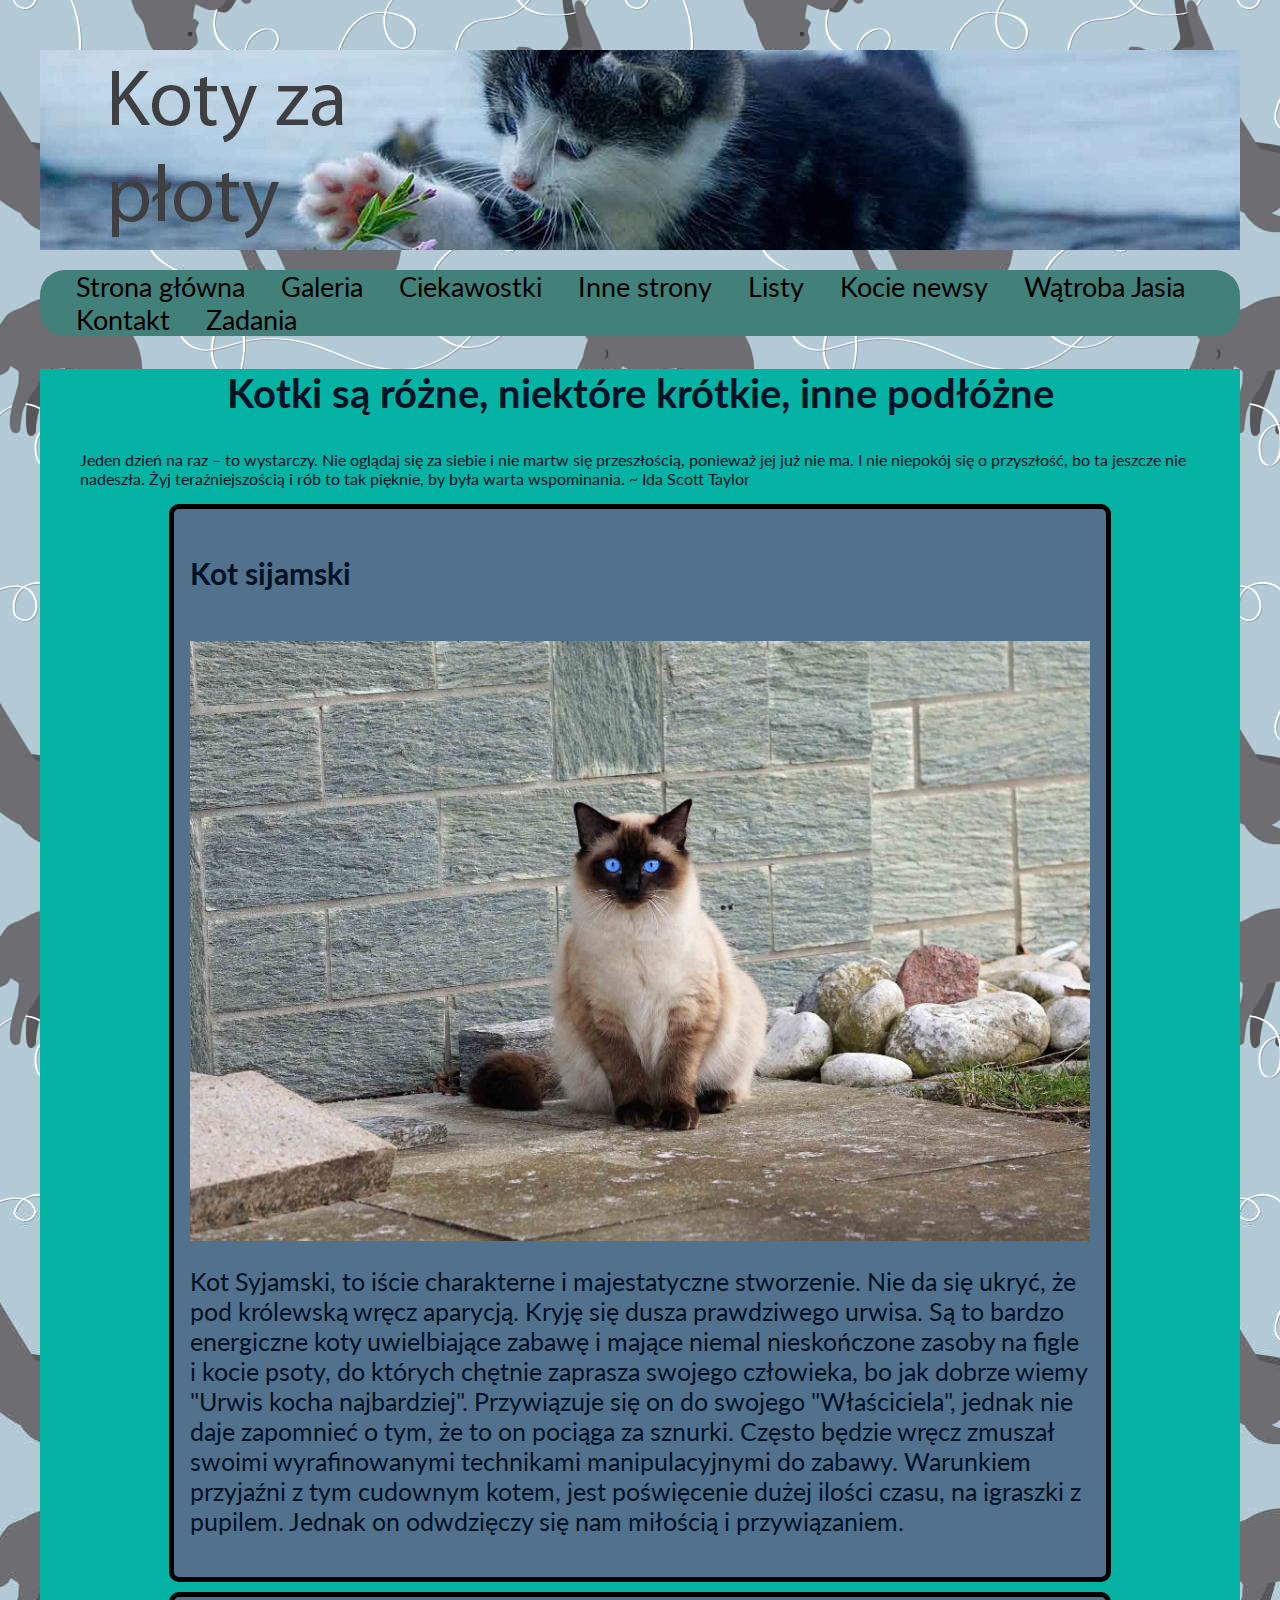
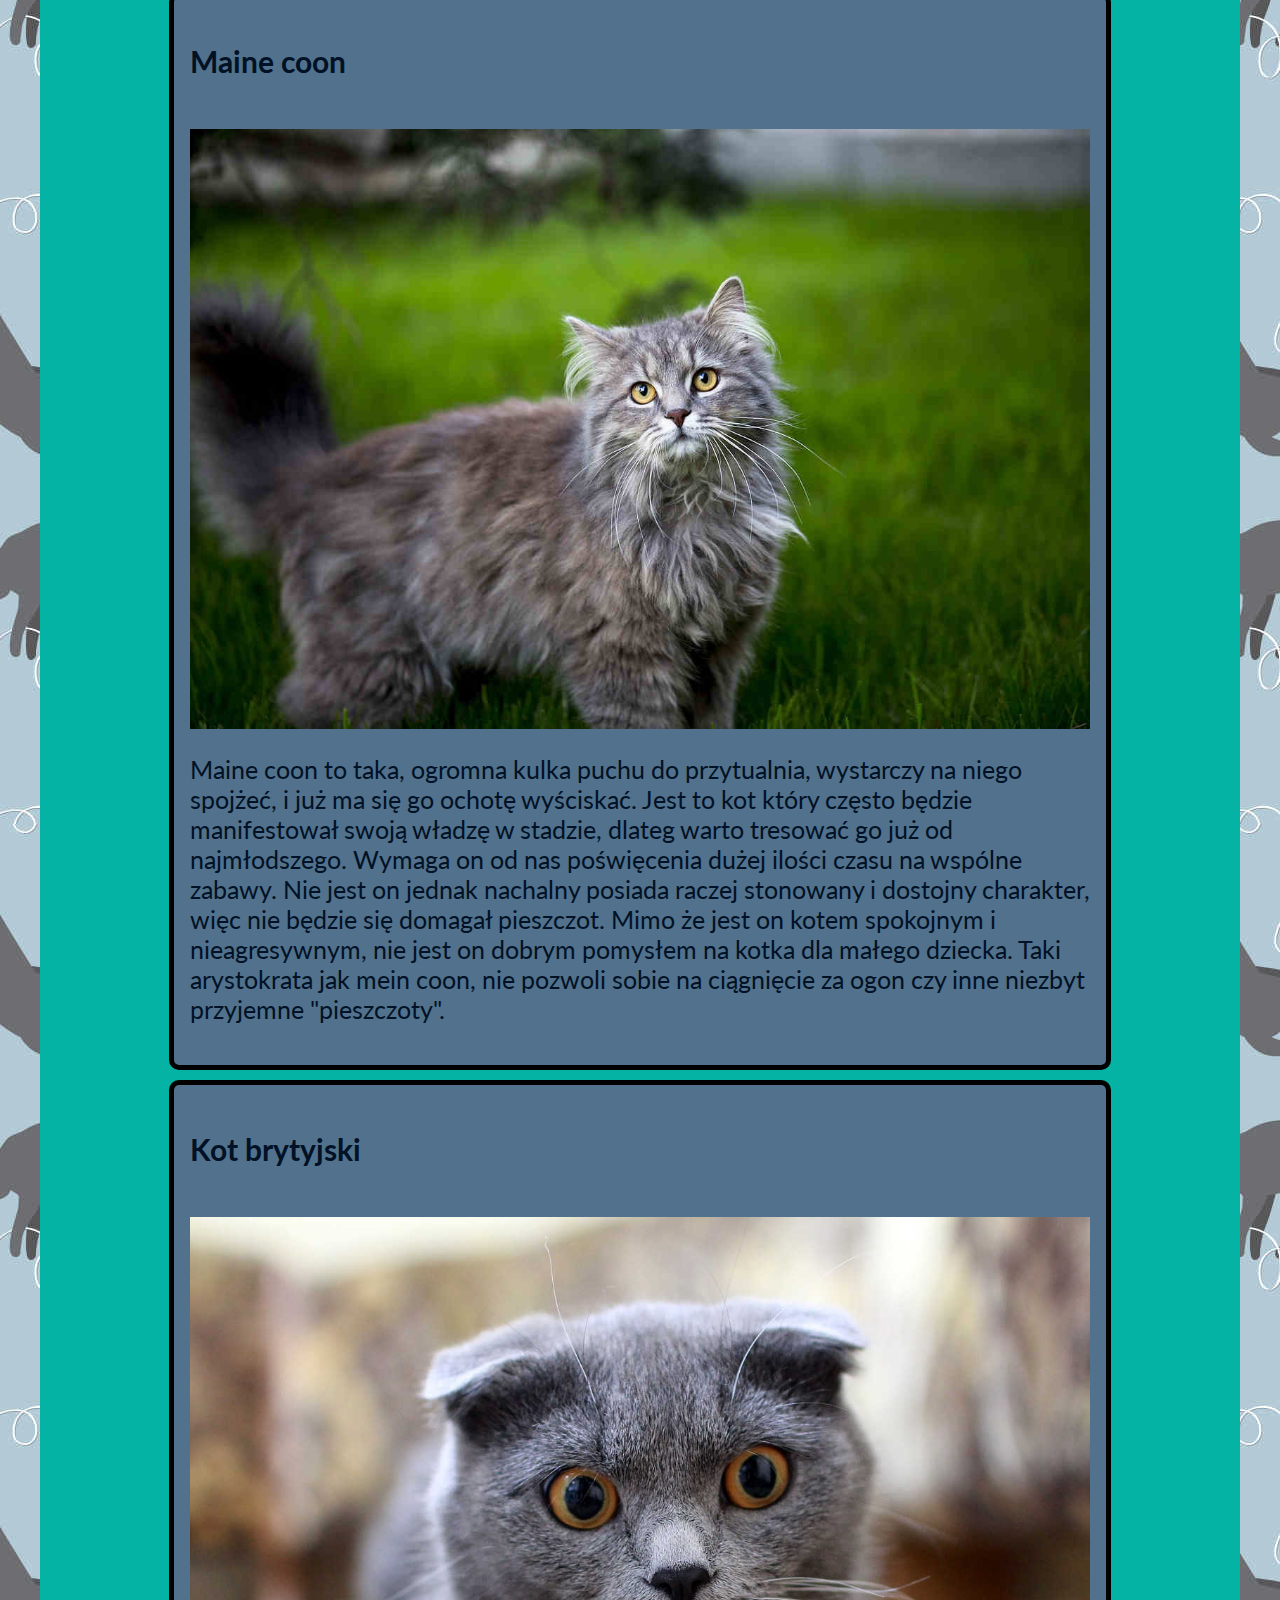
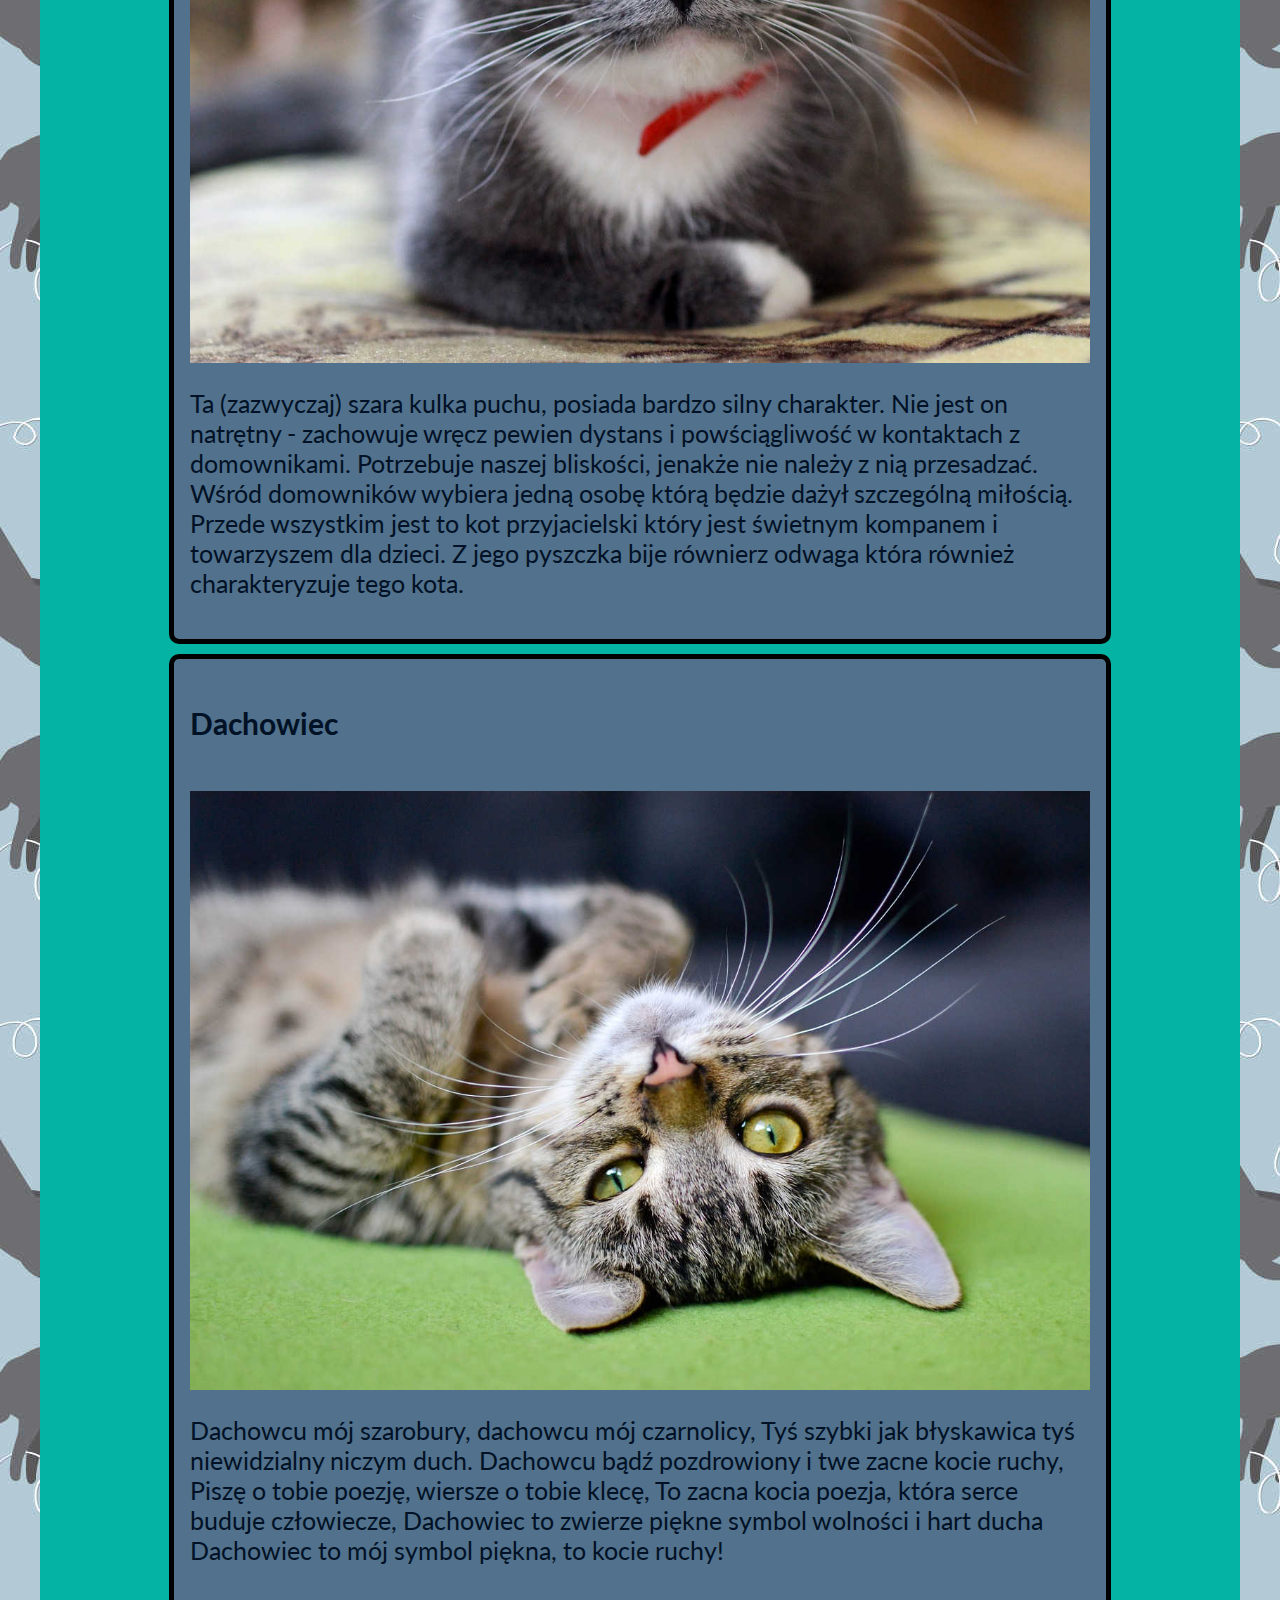
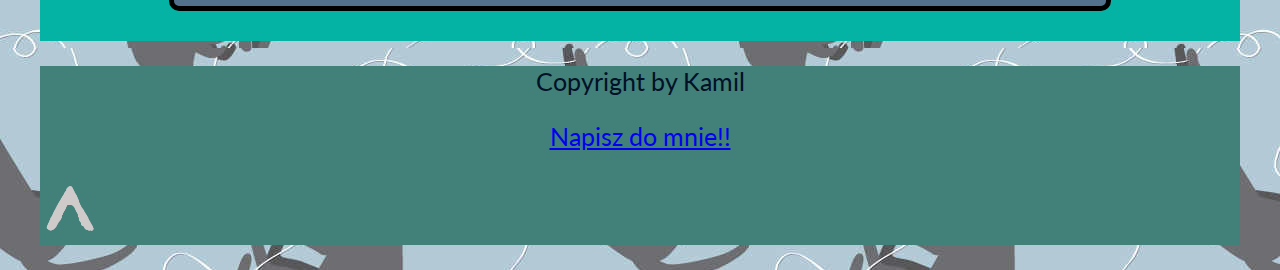
<file: index.html>
<!-- HTML - Język znaczników -->
<!-- CSS - Stylowani strony -->
<!-- JS - Język programowania (interaktwność) -->

<!--ZNACZNIKI SEMANTYCZNE-->
<!-- Znaczniki semantyczne to opisane divy, które ułatwiają nawigacje na stronie -->
<!-- <article> - artykół -->
<!-- <section> - sekcja, morze zawierac kilka artykułów -->
<!-- <nav> - nawigacja na stronie -->
<!-- <aside> - nie związane z treścią strony -->
<!-- <footer> - stopka -->

<!DOCTYPE html>
<html lang="pl">
  <head>
    <title>Koty - rasy nie z minesoty</title>

    <meta charset="UTF-8" />
    <meta name="keywords" content="kot, rasy, kotów" />
    <meta
      name="description"
      content="Poznaj rasy kotów oraz ich tajemnice. Koty nie są takie same. każdy z nich ma swoje tajemnice.  Dlatego musisz
      dowiedzieć się która kulka puchu jest twoją ulubioną."
    />
    <meta name="author" content="Kamil Wojtek" />
    <meta name="robots" content="noindex" />

    <link rel="stylesheet" href="style.css" />
  </head>
  <body>
    <header id="top">
      <!-- Kod wstawiany przez JS (inject,js) -->
    </header>
    <!-- Nagłówek strony - <header><header/> -->
    <main>
      <h2>Kotki są różne, niektóre krótkie, inne podłóżne</h2>
      <blockquote cite="https://verdum.pl/cytaty-o-zyciu/">
        Jeden dzień na raz – to wystarczy. Nie oglądaj się za siebie i nie martw
        się przeszłością, ponieważ jej już nie ma. I nie niepokój się o
        przyszłość, bo ta jeszcze nie nadeszła. Żyj teraźniejszością i rób to
        tak pięknie, by była warta wspominania. ~ Ida Scott Taylor
      </blockquote>
      <article>
        <h3>Kot sijamski</h3>

        <!-- Nagówek : <h1></h1>, ..., <h6></h6>  -->

        <img
          id="sijam"
          src="img/syjamski.jpg"
          alt="kot syjamski"
          class="kotImg"
        />
        <p>
          Kot Syjamski, to iście charakterne i majestatyczne stworzenie. Nie da
          się ukryć, że pod królewską wręcz aparycją. Kryję się dusza
          prawdziwego urwisa. Są to bardzo energiczne koty uwielbiające zabawę i
          mające niemal nieskończone zasoby na figle i kocie psoty, do których
          chętnie zaprasza swojego człowieka, bo jak dobrze wiemy "Urwis kocha
          najbardziej". Przywiązuje się on do swojego "Właściciela", jednak nie
          daje zapomnieć o tym, że to on pociąga za sznurki. Często będzie wręcz
          zmuszał swoimi wyrafinowanymi technikami manipulacyjnymi do zabawy.
          Warunkiem przyjaźni z tym cudownym kotem, jest poświęcenie dużej
          ilości czasu, na igraszki z pupilem. Jednak on odwdzięczy się nam
          miłością i przywiązaniem.
        </p>

        <!-- !!! Paragraf : <p>...</p> - jest elementrm blokowym. Elementy blokowe (bez css) układają
              się jeden pod drugim !!! -->
      </article>
      <!-- Article - artykół, wyciągnięty ze strony nadal ma logiczną zawartość -->
      <article>
        <h3>Maine coon</h3>

        <img id="coon" src="img/coon.jpg" alt="maine coon" class="kotImg" />

        <p>
          Maine coon to taka, ogromna kulka puchu do przytualnia, wystarczy na
          niego spojżeć, i już ma się go ochotę wyściskać. Jest to kot który
          często będzie manifestował swoją władzę w stadzie, dlateg warto
          tresować go już od najmłodszego. Wymaga on od nas poświęcenia dużej
          ilości czasu na wspólne zabawy. Nie jest on jednak nachalny posiada
          raczej stonowany i dostojny charakter, więc nie będzie się domagał
          pieszczot. Mimo że jest on kotem spokojnym i nieagresywnym, nie jest
          on dobrym pomysłem na kotka dla małego dziecka. Taki arystokrata jak
          mein coon, nie pozwoli sobie na ciągnięcie za ogon czy inne niezbyt
          przyjemne "pieszczoty".
        </p>
      </article>
      <article>
        <h3>Kot brytyjski</h3>

        <img
          id="coon"
          src="img/brytyjski.jpg"
          alt="maine coon"
          class="kotImg"
        />

        <p>
          Ta (zazwyczaj) szara kulka puchu, posiada bardzo silny charakter. Nie
          jest on natrętny - zachowuje wręcz pewien dystans i powściągliwość w
          kontaktach z domownikami. Potrzebuje naszej bliskości, jenakże nie
          należy z nią przesadzać. Wśród domowników wybiera jedną osobę którą
          będzie dażył szczególną miłością. Przede wszystkim jest to kot
          przyjacielski który jest świetnym kompanem i towarzyszem dla dzieci. Z
          jego pyszczka bije równierz odwaga która również charakteryzuje tego
          kota.
        </p>
      </article>
      <article>
        <h3>Dachowiec</h3>

        <img
          id="dachowiec"
          src="img/dachowiec.jpg"
          alt="Dachowiec"
          class="kotImg"
        />

        <p>
          Dachowcu mój szarobury, dachowcu mój czarnolicy, Tyś szybki jak
          błyskawica tyś niewidzialny niczym duch. Dachowcu bądź pozdrowiony i
          twe zacne kocie ruchy, Piszę o tobie poezję, wiersze o tobie klecę, To
          zacna kocia poezja, która serce buduje człowiecze, Dachowiec to
          zwierze piękne symbol wolności i hart ducha Dachowiec to mój symbol
          piękna, to kocie ruchy!
        </p>
      </article>
    </main>

    <footer></footer>

    <script src="inject.js"></script>
  </body>
</html>
</file>
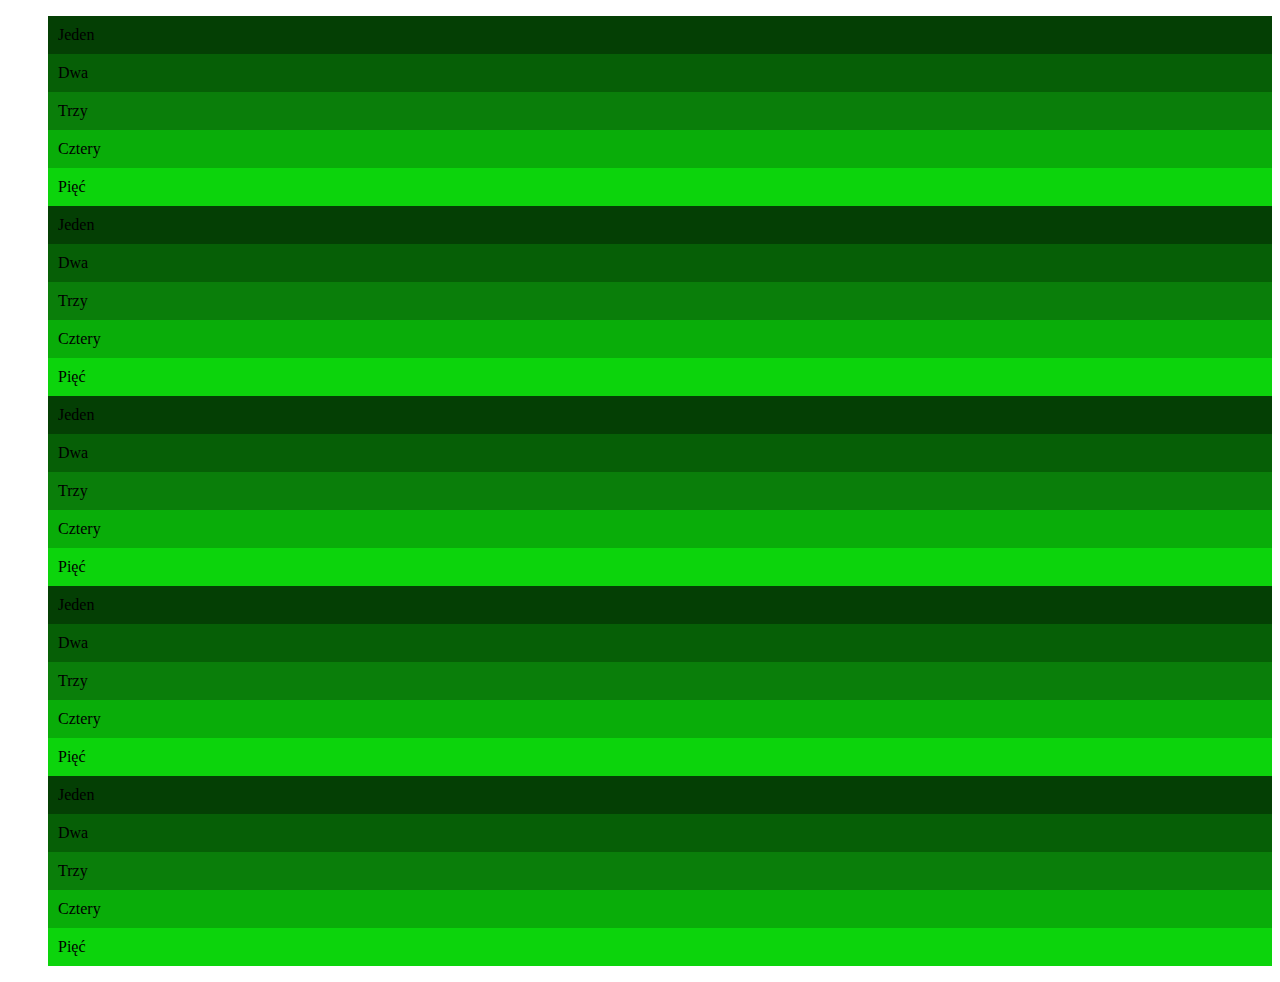
<file: zadania/childs/index.html>
<!DOCTYPE html>
<html lang="en">
  <head>
    <meta charset="UTF-8" />
    <meta http-equiv="X-UA-Compatible" content="IE=edge" />
    <meta name="viewport" content="width=device-width, initial-scale=1.0" />
    <title>Document</title>
    <link rel="stylesheet" href="style.css" />
  </head>
  <body>
    <ul>
      <li>Jeden</li>
      <li>Dwa</li>
      <li>Trzy</li>
      <li>Cztery</li>
      <li>Pięć</li>
      <li>Jeden</li>
      <li>Dwa</li>
      <li>Trzy</li>
      <li>Cztery</li>
      <li>Pięć</li>
      <li>Jeden</li>
      <li>Dwa</li>
      <li>Trzy</li>
      <li>Cztery</li>
      <li>Pięć</li>
      <li>Jeden</li>
      <li>Dwa</li>
      <li>Trzy</li>
      <li>Cztery</li>
      <li>Pięć</li>
      <li>Jeden</li>
      <li>Dwa</li>
      <li>Trzy</li>
      <li>Cztery</li>
      <li>Pięć</li>
    </ul>
  </body>
</html>
</file>
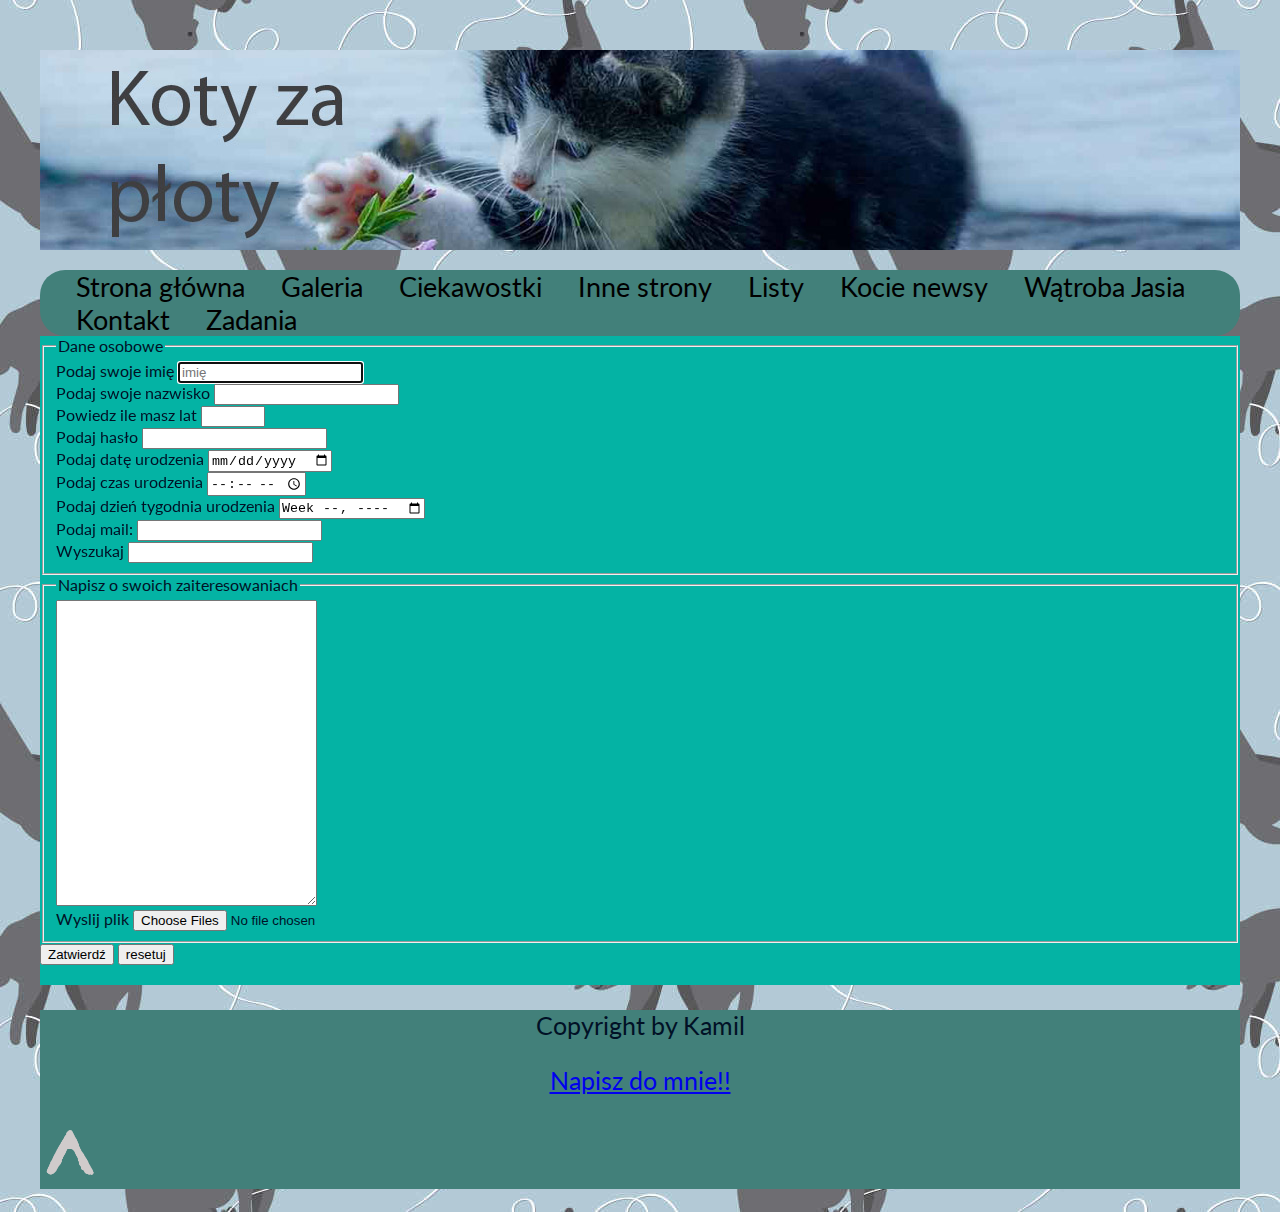
<file: formularz.html>
<!DOCTYPE html>
<html lang="PL">
<head>
    <title>Koty - rasy nie z minesoty</title>

    <meta charset="UTF-8" />
    <meta name="keywords" content="kot, rasy, kotów" />
    <meta
      name="description"
      content=""
    />
    <meta name="author" content="Kamil Wojtek" />
    <meta name="robots" content="noindex" />

    <link rel="stylesheet" href="style.css" />
</head>
<body>
    <header id="top">
        <!-- Kod wstawiany przez JS (inject.js) -->
    </header>
    <!-- Nagłówek strony - <header><header/> -->
    <main>
        <form action="formTarget.html" method="POST">
            <fieldset>
                <legend>Dane osobowe</legend>
                <label>Podaj swoje imię <input type="text" autofocus="autofocus" placeholder="imię" autocomplete="additional-name"></label> <br>
                <label>Podaj swoje nazwisko <input type="text"></label> <br>
                <label>Powiedz ile masz lat <input  type="number" min="18" max="123" step="10"></label> <br>
                <label>Podaj hasło <input type="password"></label> <br>
                <label>Podaj datę urodzenia <input type="date"></label> <br>
                <label>Podaj czas urodzenia <input type="time"></label> <br>
                <label>Podaj dzień tygodnia urodzenia <input type="week"></label> <br>
                <label>Podaj mail: <input type="email" required></label> <br>
                <label>Wyszukaj <input type="search"></label>
            </fieldset>
            <fieldset>
                <legend>Napisz o swoich zaiteresowaniach</legend>
                <textarea rows="20"cols="30"></textarea> <br>
                <label>Wyslij plik <input type="file" multiple></label>
            </fieldset>
                <input type="submit" value="Zatwierdź"> <input type="reset" value="resetuj">
        </form>
    </main>
  
    <footer></footer>
  
    <script src="inject.js"></script>
</body>
</html>
</file>
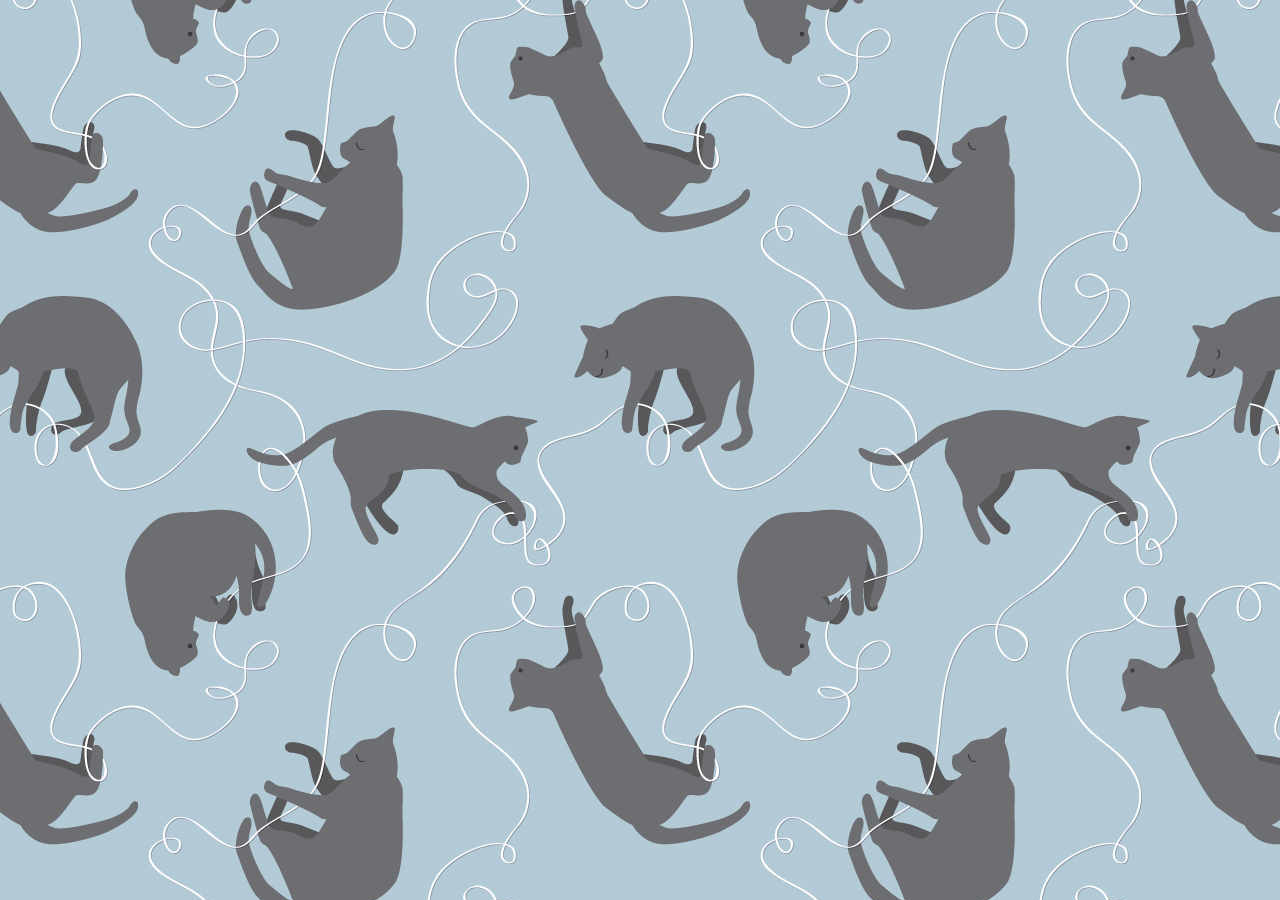
<file: galeria.html>
<!DOCTYPE html>
<html>
    <head>
        <title>Koty - rasy nie z minesoty</title>

        <meta charset="UTF-8" />
        <meta name="keywords" content="kot, rasy, kotów" />
        <meta
        name="description"
        content="Poznaj rasy kotów oraz ich tajemnice. Koty nie są takie same. każdy z nich ma swoje tajemnice.  Dlatego musisz
        dowiedzieć się która kulka puchu jest twoją ulubioną."/>
        
        <meta name="author" content="Kamil Wojtek" />
        <meta name="robots" content="noindex" />

        <link rel="stylesheet" href="style.css" />
    </head>
</html>
</file>
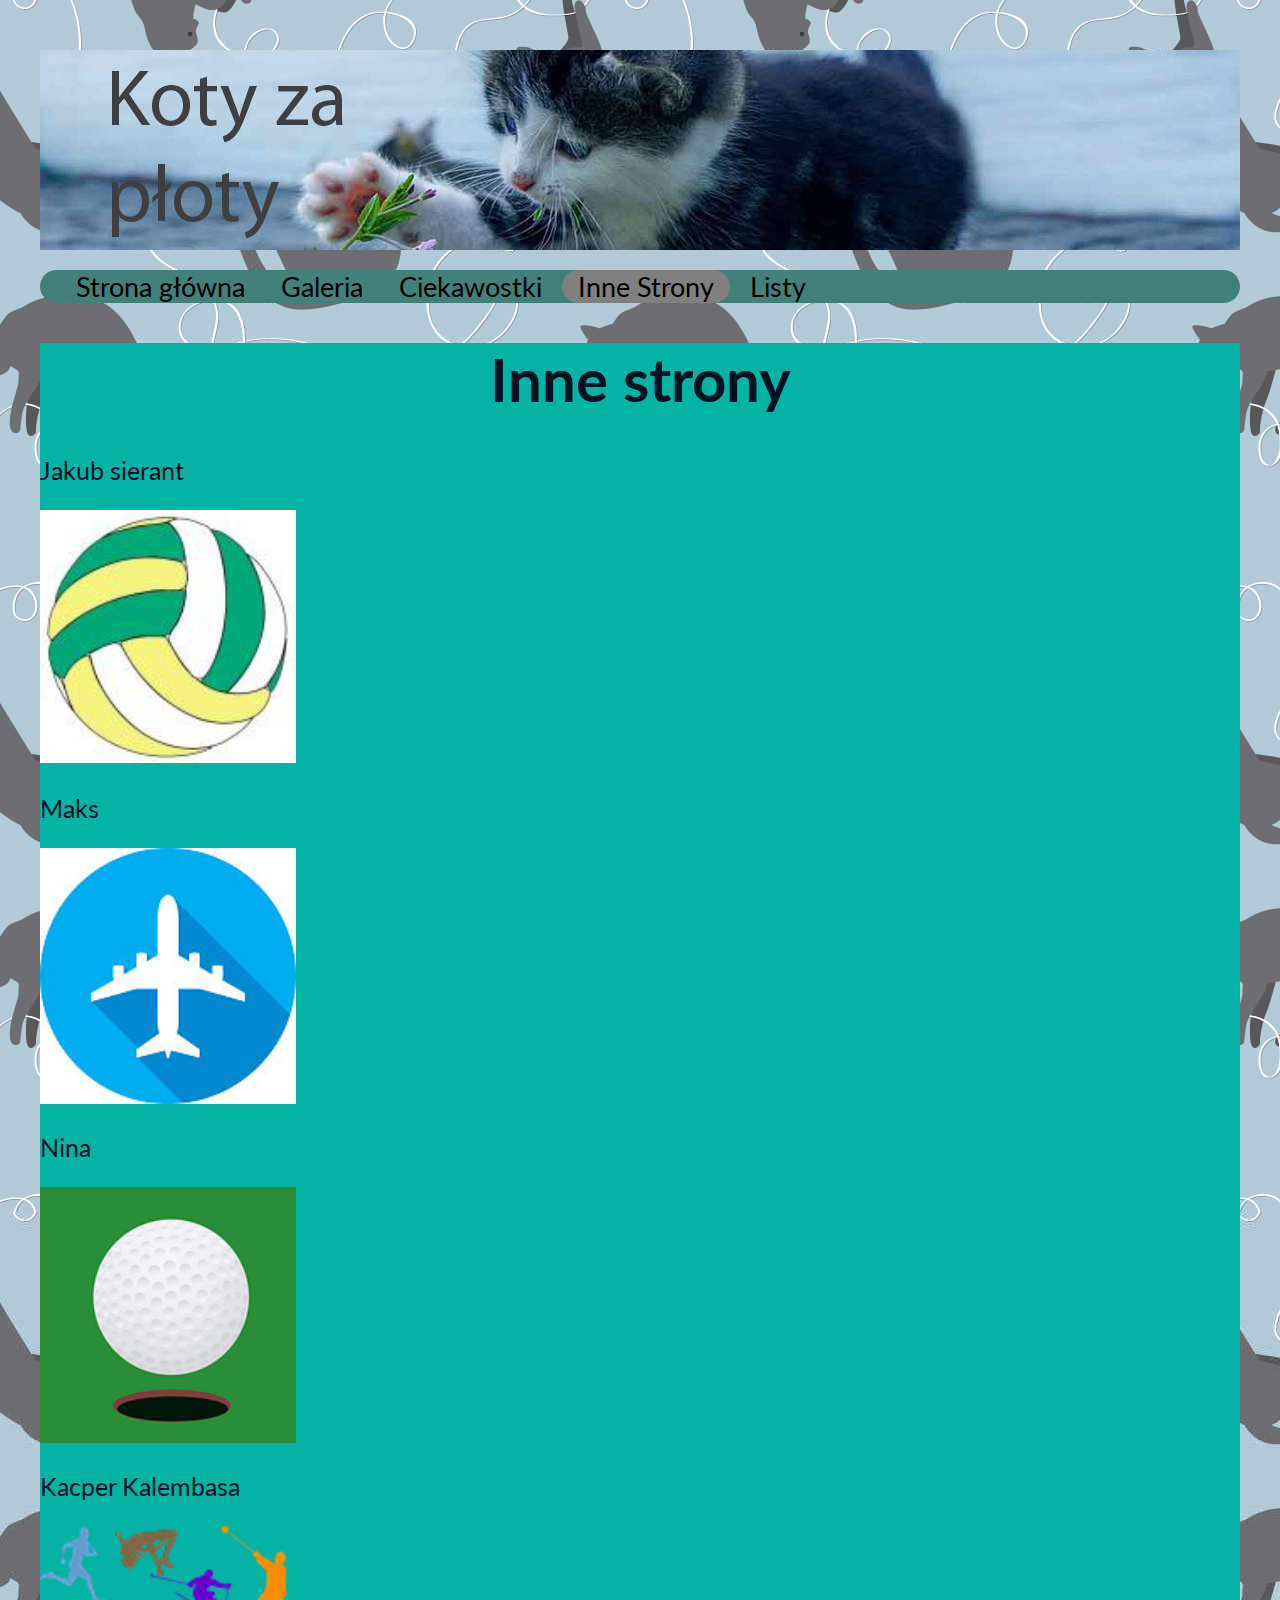
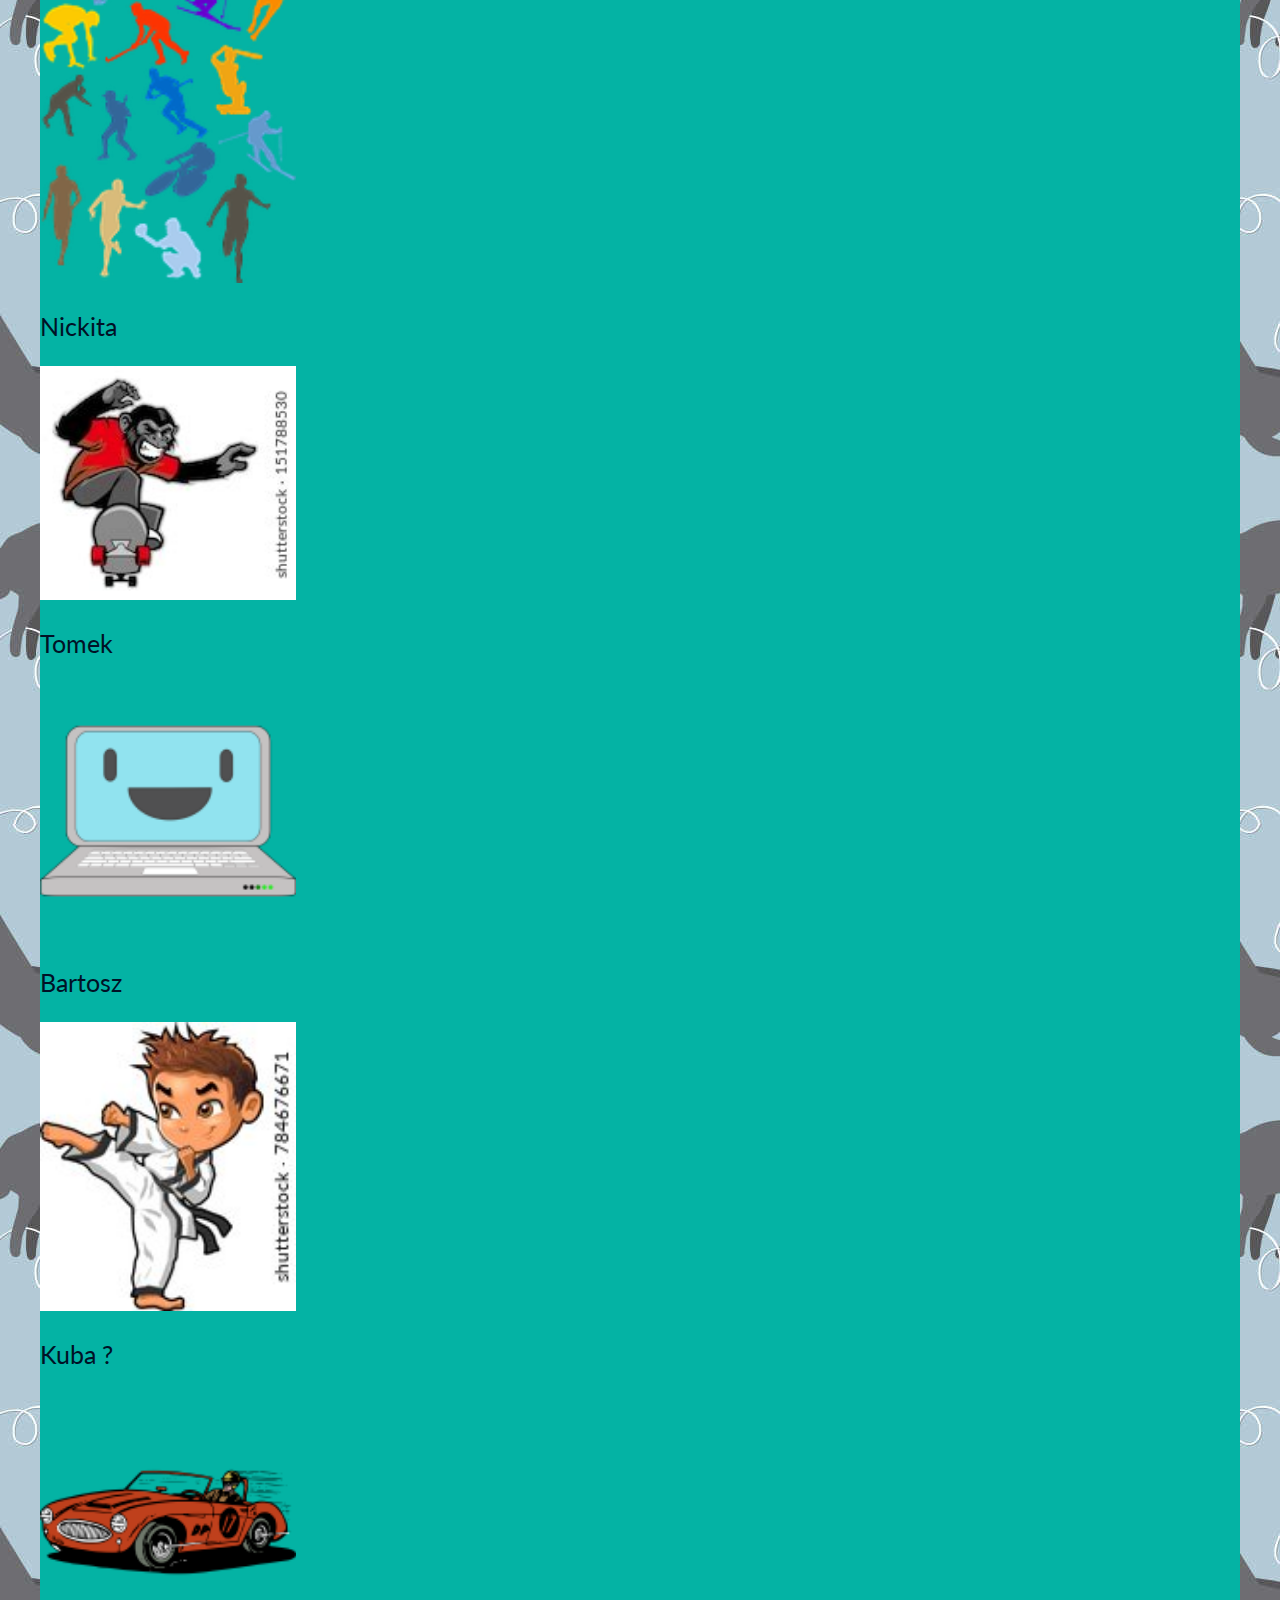
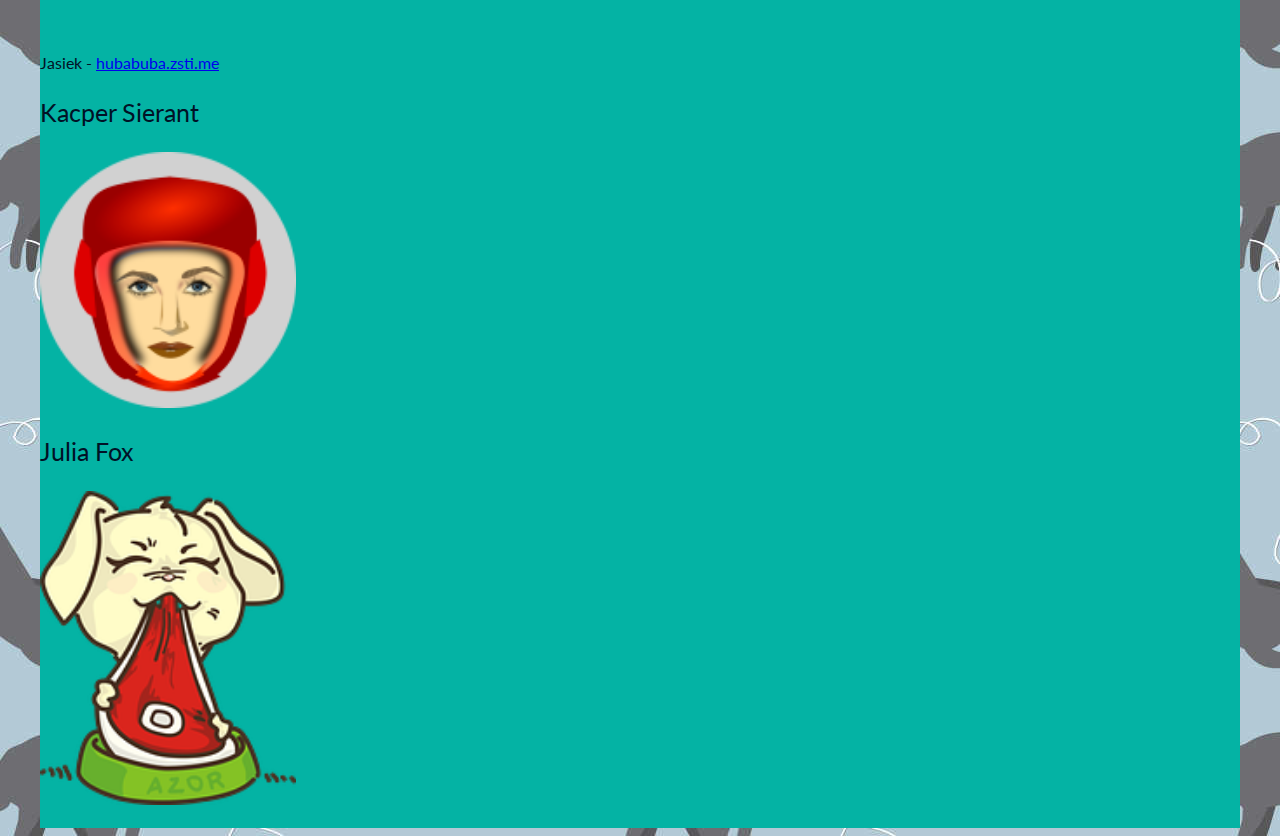
<file: inne.html>
<!DOCTYPE html>
<html lang="pl">
  <head>
    <meta charset="UTF-8" />
    <title>Koty - inne strony</title>

    <meta name="robots" content="noindex" />
    <link rel="stylesheet" href="style.css" />
  </head>
  <body>
    <header id="top">
      <img src="img/banner.jpg" alt="Koty" id="baner" class="kotImg" />
      <!-- Zdjęcie : <img src ="ścieżka/do/zdjęcia.jpg" alt="Opis alternatywny"> -->
      <nav>
        <ul id="menu">
          <li class="menuItem"><a href="index.html">Strona główna</a></li>
          <li class="menuItem"><a href="galeria.html">Galeria</a></li>
          <li class="menuItem"><a href="ciekawostki.html">Ciekawostki</a></li>
          <li class="menuItem"><a href="#" class="active">Inne Strony</a></li>
          <li class="menuItem"><a href="lists.html">Listy</a></li>
        </ul>
      </nav>
    </header>
    <main>
      <aside>
        <h1>Inne strony</h1>
        <div class="bright">
          <p>Jakub sierant</p>
          <p>
            <a href="https://siatkowkajestdlakoxuw.zsti.me" target="_blank"
              ><img src="img/volleyballjpg.jpg" class="siteImg" alt="siatkówka"
            /></a>
          </p>
        </div>

        <div class="dark">
          <p>Maks</p>
          <a href="https://samoloty.zsti.me" target="_blank"
            ><img src="img/plane.jpg" class="siteImg" alt="samoloty" />
          </a>
        </div>
        <div class="bright">
          <p>Nina</p>
          <a href="https://toster.zsti.me/" target="_blank"
            ><img src="img/download.jpg" class="siteImg" alt="golf"
          /></a>
        </div>
        <div class="dark">
          <p>Kacper Kalembasa</p>
          <a href="https://sport.zsti.me/" target="_blank"
            ><img src="img/sport.jpg" class="siteImg" alt="sport"
          /></a>
        </div>
        <div class="bright">
          <p>Nickita</p>
          <a href="https://deski.zsti.me" target="_blank"
            ><img src="img/skateboard.jpg" class="siteImg" alt="deski"
          /></a>
        </div>
        <div class="dark">
          <p>Tomek</p>
          <a href="https://glogowskitomasz.zsti.me" target="_blank"
            ><img src="img/laptop.jpg" class="siteImg" alt="elektronika"
          /></a>
        </div>
        <div class="bright">
          <p>Bartosz</p>
          <a href="https://karate.zsti.me/ " target="_blank"
            ><img src="img/karate.jpg" class="siteImg" alt="karate"
          /></a>
        </div>
        <div class="dark">
          <p>Kuba ?</p>
          <a href="https://kubaa.zsti.me" target="_blank"
            ><img src="img/car.jpg" class="siteImg" alt="samochody"
          /></a>
        </div>
        <div class="bright">
          Jasiek -
          <a href="https://hubabuba.zsti.me" target="_blank"
            >hubabuba.zsti.me</a
          >
        </div>
        <div class="dark">
          <p>Kacper Sierant</p>
          <a href="https://sztukiwalki.zsti.me"
            ><img src="img/martial.jpg" class="siteImg" alt="sztuki walki"
          /></a>
        </div>
        <div class="bright">
          <p>Julia Fox</p>
          <a href="https://psiakraina.zsti.me"
            ><img src="img/dog.jpg" class="siteImg" alt="pies"
          /></a>
        </div>
      </aside>
    </main>
  </body>
</html>
</file>
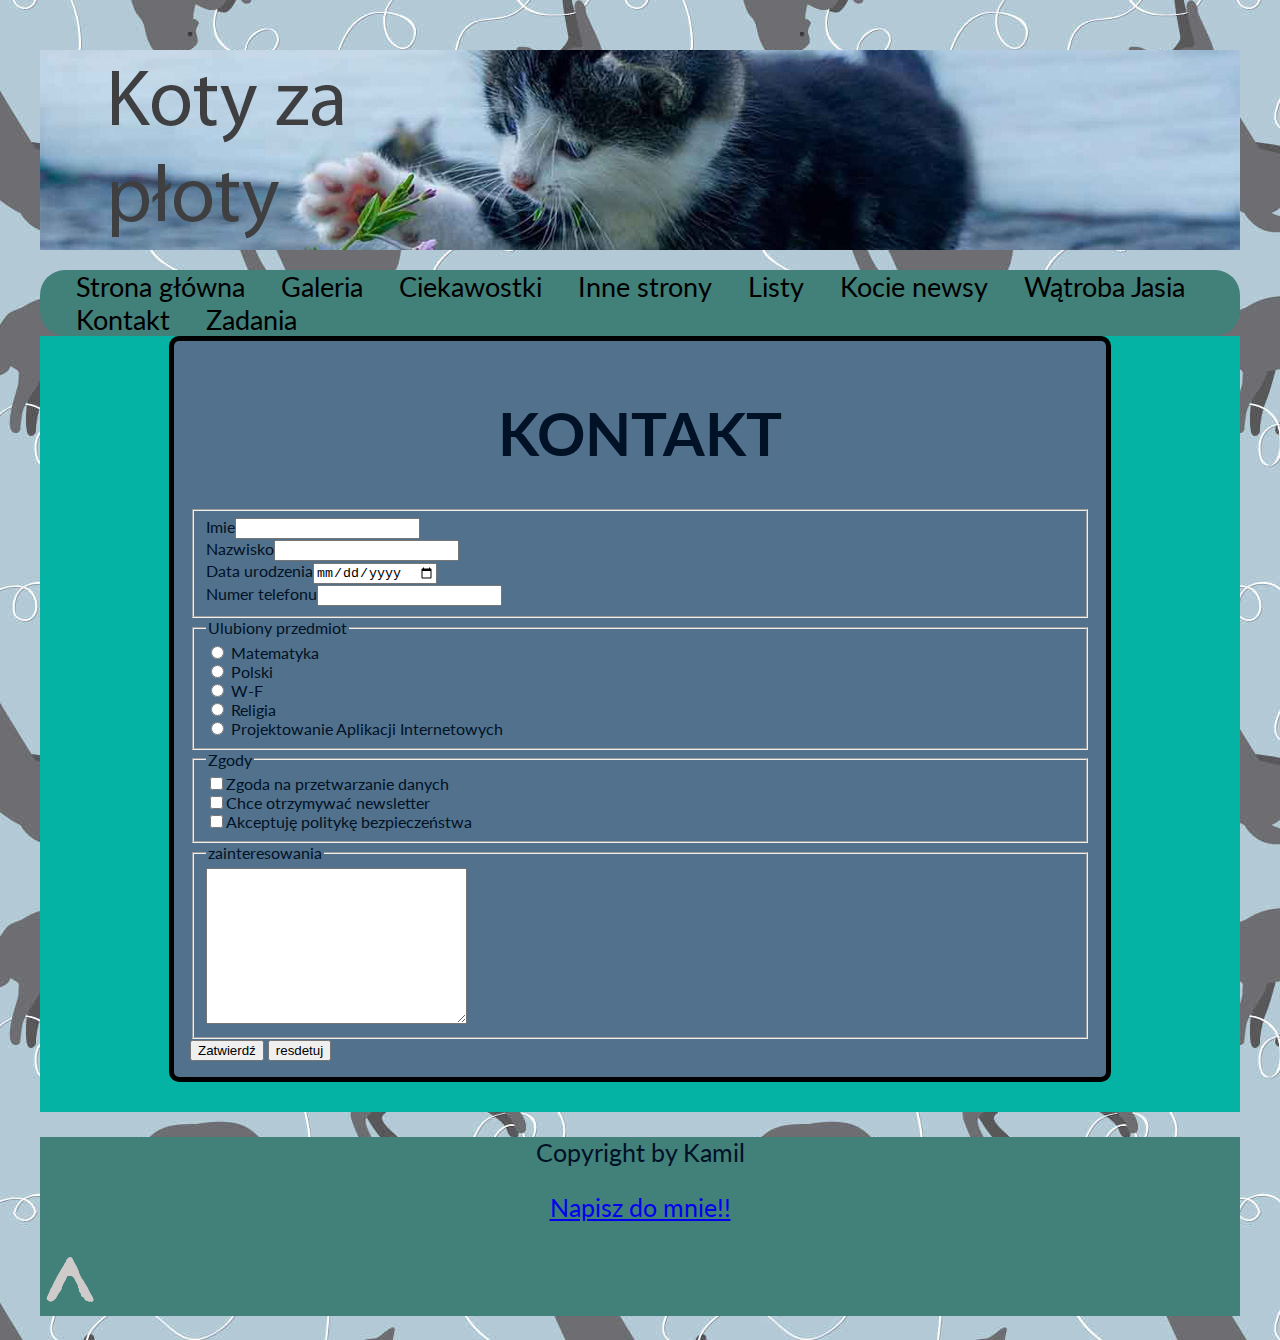
<file: kontakt.html>
<!-- HTML - Język znaczników -->
<!-- CSS - Stylowani strony -->
<!-- JS - Język programowania (interaktwność) -->

<!--ZNACZNIKI SEMANTYCZNE-->
<!-- Znaczniki semantyczne to opisane divy, które ułatwiają nawigacje na stronie -->
<!-- <article> - artykół -->
<!-- <section> - sekcja, morze zawierac kilka artykułów -->
<!-- <nav> - nawigacja na stronie -->
<!-- <aside> - nie związane z treścią strony -->
<!-- <footer> - stopka -->

<!DOCTYPE html>
<html lang="pl">
  <head>
    <title>Koty - rasy nie z minesoty</title>

    <meta charset="UTF-8" />
    <meta name="keywords" content="kot, rasy, kotów" />
    <meta
      name="description"
      content="Poznaj rasy kotów oraz ich tajemnice. Koty nie są takie same. każdy z nich ma swoje tajemnice.  Dlatego musisz
        dowiedzieć się która kulka puchu jest twoją ulubioną."
    />
    <meta name="author" content="Kamil Wojtek" />
    <meta name="robots" content="noindex" />

    <link rel="stylesheet" href="style.css" />
  </head>
  <body>
    <header id="top">
      <!-- Kod wstawiany przez JS (inject,js) -->
    </header>
    <!-- Nagłówek strony - <header><header/> -->
    <main>
      <article>
        <h1>KONTAKT</h1>
        <form action="form.html" method="post">
          <fieldset>
            <label>Imie<input type="text" /></label><br />
            <label>Nazwisko<input type="text" /></label><br />
            <label
              >Data urodzenia<input
                type="date"
                required=""
                max="01-01-2004" /></label
            ><br />
            <label
              >Numer telefonu<input
                type="tel"
                pattern="[0-9]{3}[0-9]{3}[0-9]{3}"
            /></label>
          </fieldset>
      
          <fieldset>
            <legend>Ulubiony przedmiot</legend>
            <label><input type="radio" name="przedmiot" value="Matematyka" /> Matematyka</label> <br>
            <label></label><input type="radio" name="przedmiot" value="Polski" /> Polski</label> <br>
            <label><input type="radio" name="przedmiot" value="W-F" /> W-F</label> <br>
            <label><input type="radio" name="przedmiot" value="Religia" /> Religia</label> <br>
            <label><input
              type="radio"
              name="przedmiot"
              value="Projektowanie Aplikacji Internetowych"
            /> Projektowanie Aplikacji Internetowych</label> <br>
          </fieldset>

          <fieldset>
            <legend>Zgody</legend>
            <label
              ><input type="checkbox" required="" />Zgoda na przetwarzanie
              danych</label
            ><br />
            <label><input type="checkbox" />Chce otrzymywać newsletter</label
            ><br />
            <label
              ><input type="checkbox" />Akceptuję politykę bezpieczeństwa</label
            ><br />
          </fieldset>

          <fieldset>
            <legend>zainteresowania</legend>
            <textarea rows="10" cols="30"></textarea>
          </fieldset>

          <input type="submit" value="Zatwierdź" /> <input type="reset" value="resdetuj" />
        </form>
      </article>
    </main>

    <footer></footer>

    <script src="inject.js"></script>
  </body>
</html>
</file>
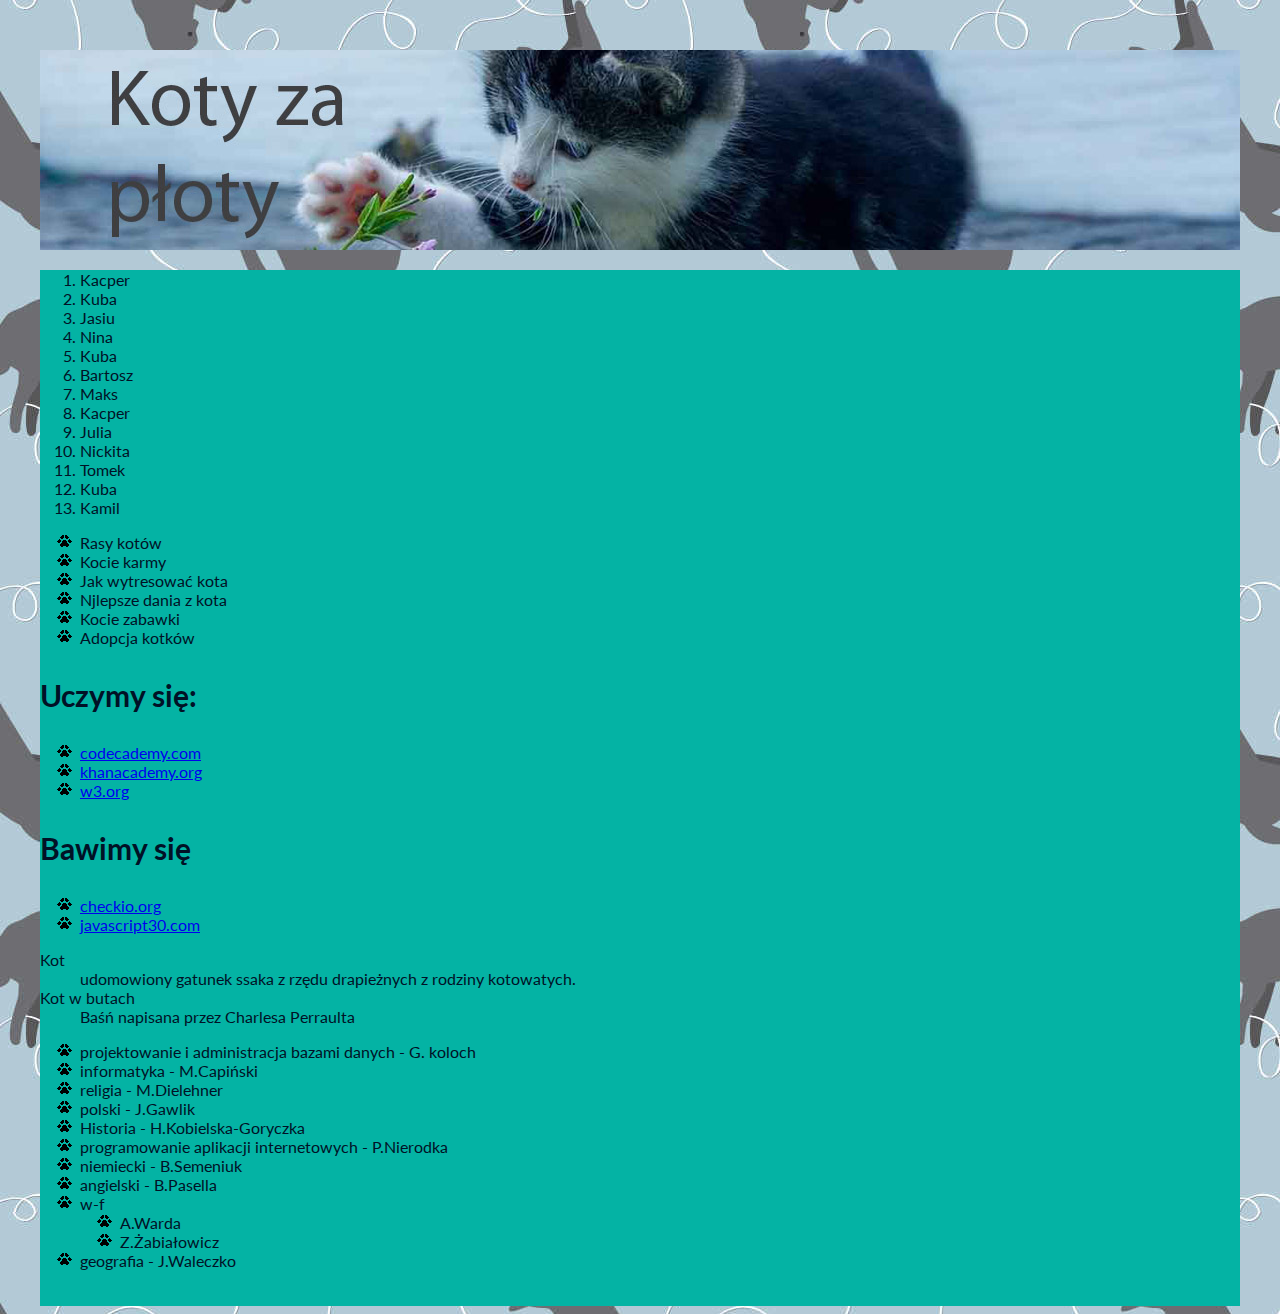
<file: lists.html>
<!DOCTYPE html>
<html lang="en">
  <head>
    <meta charset="UTF-8" />
    <meta http-equiv="X-UA-Compatible" content="IE=edge" />
    <meta name="viewport" content="width=device-width, initial-scale=1.0" />
    <link rel="stylesheet" href="style.css" />
    <title>Listy</title>
  </head>
  <body>
    <header>
      <img src="img/banner.jpg" alt="Koty" id="baner" class="kotImg" />
    </header>
    <main>
      <aside>
        <ol>
          <li>Kacper</li>
          <li>Kuba</li>
          <li>Jasiu</li>
          <li>Nina</li>
          <li>Kuba</li>
          <li>Bartosz</li>
          <li>Maks</li>
          <li>Kacper</li>
          <li>Julia</li>
          <li>Nickita</li>
          <li>Tomek</li>
          <li>Kuba</li>
          <li>Kamil</li>
        </ol>
      </aside>

      <section>
        <ul>
          <li>Rasy kotów</li>
          <li>Kocie karmy</li>
          <li>Jak wytresować kota</li>
          <li>Njlepsze dania z kota</li>
          <li>Kocie zabawki</li>
          <li>Adopcja kotków</li>
        </ul>
      </section>

      <aside>
        <h3>Uczymy się:</h3>
        <ul>
          <li>
            <a href="https://codecademy.com" target="_blank">codecademy.com</a>
          </li>
          <li>
            <a href="https://khanacademy.org" target="_blank"
              >khanacademy.org</a
            >
          </li>
          <li><a href="https://w3.org" target="_blank">w3.org</a></li>
        </ul>
        <h3>Bawimy się</h3>
        <ul>
          <li><a href="https://checkio.org" target="_blank">checkio.org</a></li>
          <li>
            <a href="https://javascript30.com" target="_blank"
              >javascript30.com</a
            >
          </li>
        </ul>
      </aside>

      <section>
        <dl>
          <dt>Kot</dt>
          <dd>
            udomowiony gatunek ssaka z rzędu drapieżnych z rodziny kotowatych.
          </dd>

          <dt>Kot w butach</dt>
          <dd>Baśń napisana przez Charlesa Perraulta</dd>
        </dl>
      </section>

      <aside>
        <ul>
          <li>projektowanie i administracja bazami danych - G. koloch</li>
          <li>informatyka - M.Capiński</li>
          <li>religia - M.Dielehner</li>
          <li>polski - J.Gawlik</li>
          <li>Historia - H.Kobielska-Goryczka</li>
          <li>programowanie aplikacji internetowych - P.Nierodka</li>
          <li>niemiecki - B.Semeniuk</li>
          <li>angielski - B.Pasella</li>
          <li>
            w-f
            <ol>
              <li>A.Warda</li>
              <li>Z.Żabiałowicz</li>
            </ol>
          </li>
          <li>geografia - J.Waleczko</li>
        </ul>
      </aside>
    </main>
  </body>
</html>
</file>
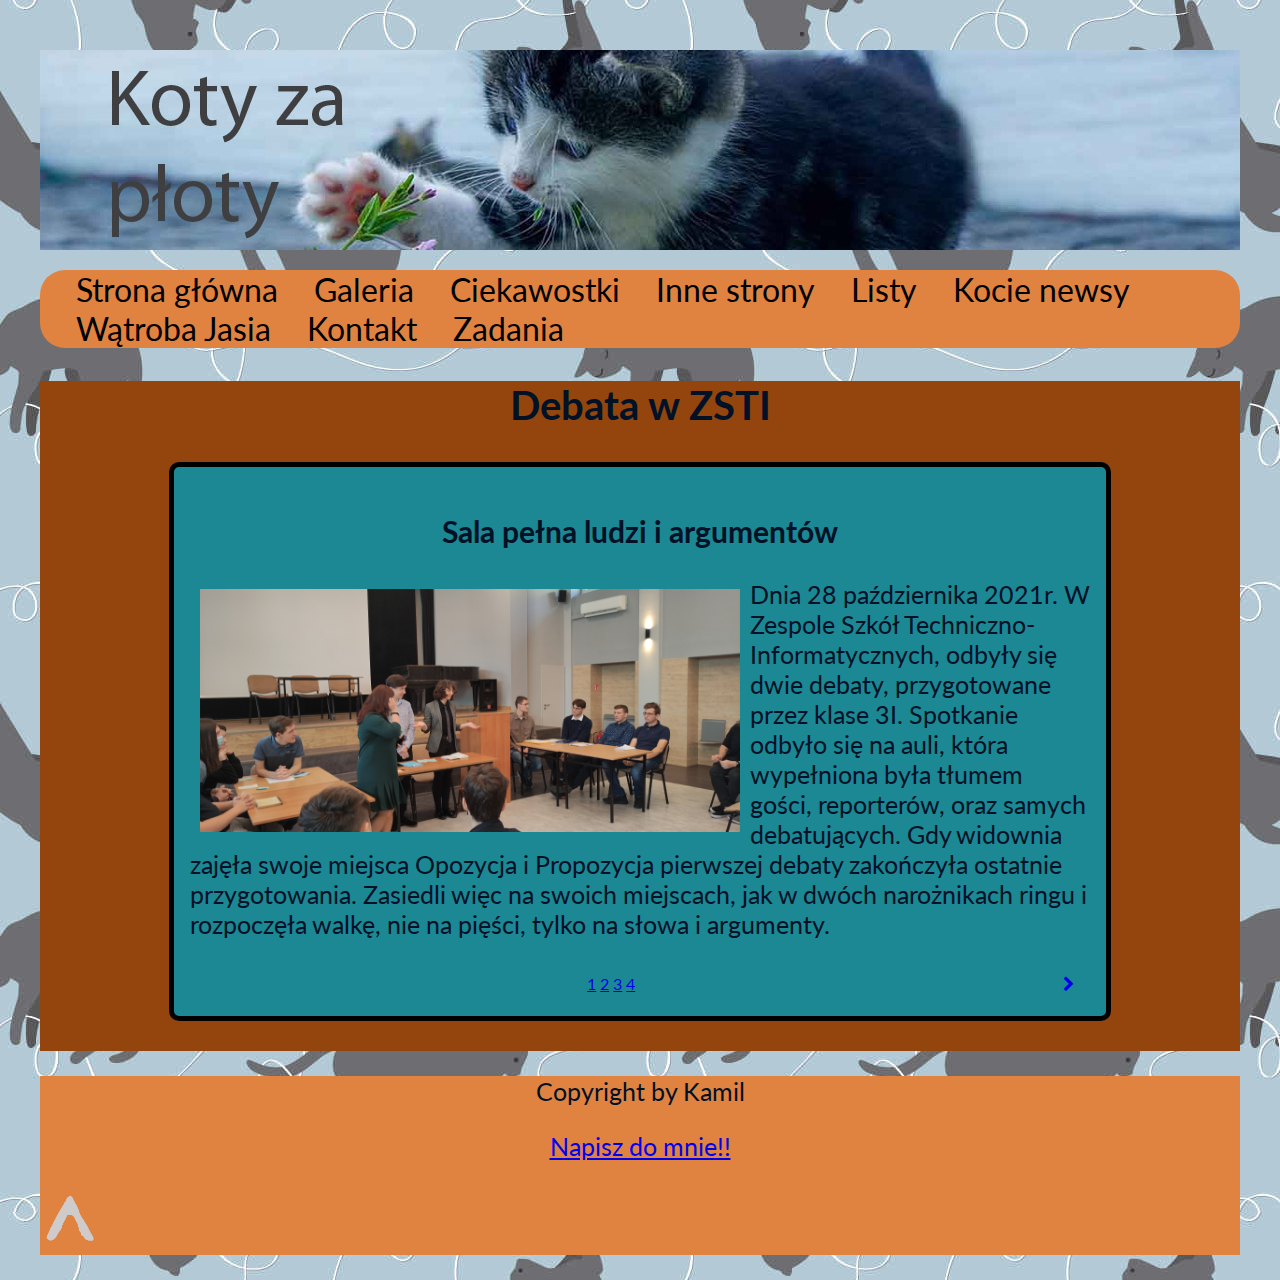
<file: news.html>
<!DOCTYPE html>
<html lang="pl">
  <head>
    <title>Koty - rasy nie z minesoty</title>

    <meta charset="UTF-8" />
    <meta name="keywords" content="kot, rasy, kotów" />
    <meta
      name="description"
      content="Poznaj rasy kotów oraz ich tajemnice. Koty nie są takie same. każdy z nich ma swoje tajemnice.  Dlatego musisz
      dowiedzieć się która kulka puchu jest twoją ulubioną."
    />
    <meta name="author" content="Kamil Wojtek" />
    <meta name="robots" content="noindex" />

    <link rel="stylesheet" href="style-news.css" />
    <link rel="stylesheet" href="fontello/css/fontello.css" />
  </head>
  <body>
    <header id="top">
      <!-- Kod wstawiany przez JS (inject,js) -->
    </header>
    <!-- Nagłówek strony - <header><header/> -->
    <main>
      <h2>Debata w ZSTI</h2>
      <article id="article0">
        <h3 class="articleHeader">Sala pełna ludzi i argumentów</h3>
        <img
          src="img/debata/begining.jpg"
          class="articleImg"
          alt="Rozpoczęcie debaty"
        />

        <p>
          Dnia 28 października 2021r. W Zespole Szkół
          Techniczno-Informatycznych, odbyły się dwie debaty, przygotowane przez
          klase 3I. Spotkanie odbyło się na auli, która wypełniona była tłumem
          gości, reporterów, oraz samych debatujących. Gdy widownia zajęła swoje
          miejsca Opozycja i Propozycja pierwszej debaty zakończyła ostatnie
          przygotowania. Zasiedli więc na swoich miejscach, jak w dwóch
          narożnikach ringu i rozpoczęła walkę, nie na pięści, tylko na słowa i
          argumenty.
        </p>
        <div class="next">
          <a href="#" onclick="site(1);return false;"
            ><i class="icon-right-open"></i
          ></a>
          <span class="numbers">
            <a href="#" onclick="site(0); return false;">1</a>
            <a href="#" onclick="site(1); return false;">2</a>
            <a href="#" onclick="site(2); return false;">3</a>
            <a href="#" onclick="site(3); return false;">4</a>
          </span>
        </div>
      </article>

      <article id="article1">
        <h3 class="articleHeader">Ciężką pracą ludzie się bogacą</h3>
        <img
          src="img/debata/debata1.jpg"
          class="articleImg"
          alt="Rozpoczęcie debaty"
        />

        <p>
          Po krótkim wprowadzeniu odbyła się pierwsza debata, której obiektem
          była teza: “Ciężką pracą, ludzie się bogacą”. Przedstawiciele
          propozycji rozpoczęli tę debatę, zamieniając się na przemian z
          dyskutantami opozycji. Nawiązania do Biblii i Jana Pawła II otwarły
          debatę ze strony propozycji. Ich kolejnymi argumentami były
          stwierdzenia, że praca przynosi dobre rezultaty, jest motorem
          napędowym dla samorozwoju. Opozycja nie pozostawała jednak dłużna
          swoim przeciwnikom. Przytaczali oni takie argumenty jak nierówność
          płac, niewspółmierność wkładanego wysiłku do otrzymanych rezultatów
          oraz to, że praca zajmuje sporo czasu, który moglibyśmy wykorzystać na
          inne rzeczy. Kiedy wszyscy uczestnicy debaty zakończyli swoją
          wypowiedź, odbyło się głosowanie przeprowadzone wśród publiczności.
          Debatę tą zwyciężyła propozycja, stosunkiem głosów 26 do 9, dowodząc,
          że ciężką pracą ludzie się bogacą.
        </p>
        <div class="next">
          <a href="#" onclick="site(2); return false;"
            ><i class="icon-right-open"></i
          ></a>
          <a href="#" onclick="site(0); return false;"
            ><i class="icon-left-open"></i
          ></a>
          <span class="numbers">
            <a href="#" onclick="site(0); return false;">1</a>
            <a href="#" onclick="site(1); return false;">2</a>
            <a href="#" onclick="site(2); return false;">3</a>
            <a href="#" onclick="site(3); return false;">4</a>
          </span>
        </div>
      </article>

      <article id="article2">
        <h3 class="articleHeader">Świat potrzebuje idealistów</h3>
        <img
          src="img/debata/debata2.jpg"
          class="articleImg"
          alt="Rozpoczęcie debaty"
        />

        <p>
          Kiedy pierwsza grupa zakończyła debatę na scenie pojawiły się nowe
          twarze. Grupa ta również podzielona była na dwie grupy i w taki sam
          sposób jak poprzednia debatowała nad racją stwierdzenia: “Świat
          potrzebuje idealistów”. Tej debacie, przyglądało się również
          trzyosobowe grono ekspertów. Argumenty propozycji wydawały się
          sensowne. Mówili oni, że idealiści zapoczątkowują idee, mają
          największe skłonności do dbania o innych oraz dają nadzieją osobą
          które jej potrzebują. Opozycja jednak nie zostawiła suchej nitki na
          idei idealizmu. Oskarżali oni idealistów o “Bujanie w chmurach”.
          Twierdzili, że to realiści wkładają najwięcej trudu w budowaniu
          dobrego społeczeństwa. Mówili oni, że twarde stąpanie po ziemi jest
          najlepszym sposobem, aby osiągnąć sukces, a wizjonerzy tylko
          przeszkadzają w dążeniu do idealnego społeczeństwa. Tak jak poprzednia
          debata, ta również została zakończona demokratycznym głosowaniem,
          którego zwycięzcami została opozycja, zdobywając 24 głosy. Kiedy to
          propozycji udało się nakłonić 20 osób na oddanie głosu w ich sprawie.
        </p>
        <div class="next">
          <a href="#" onclick="site(1); return false;"
            ><i class="icon-left-open"></i
          ></a>
          <a href="#" onclick="site(3); return false;"
            ><i class="icon-right-open"></i
          ></a>
          <span class="numbers">
            <a href="#" onclick="site(0); return false;">1</a>
            <a href="#" onclick="site(1); return false;">2</a>
            <a href="#" onclick="site(2); return false;">3</a>
            <a href="#" onclick="site(3); return false;">4</a>
          </span>
        </div>
      </article>

      <article id="article3">
        <h3 class="articleHeader">Podsumowanie</h3>
        <img
          src="img/debata/podsumowanie.jpg"
          class="articleImg"
          alt="Rozpoczęcie debaty"
        />

        <p>
          Podsumowując obie debaty można dojść do jasnych racji, które ze stron
          głosowania miały racje, należy pamiętać, iż demokracja, chociaż jest
          najlepszym system rządów znanym dzisiejszym czasom, nie jest idealna.
          Nie zawsze wynik głosowania musi oznaczać słuszność idei. Dobrze jest
          również zwrócić uwagę na to, że tezy będące poddawane debacie, są
          bardzo otwartymi na interpretacje stwierdzeniami. Bo jaka jest tak
          naprawdę definicja pracy? Gdzie jest granica pomiędzy realista a
          idealistą? A gdzie są odcienie szarości, o których tak często
          zapominamy? Dlatego każdy z nas powinien sam odpowiedzieć na pytania
          omawiane podczas tych debat, jedynie sugerując się przytoczonymi przez
          debatujących argumentami.
        </p>
        <div class="next">
          <a href="#" onclick="site(2); return false;"
            ><i class="icon-left-open"></i
          ></a>
          <span class="numbers">
            <a href="#" onclick="site(0); return false;">1</a>
            <a href="#" onclick="site(1); return false;">2</a>
            <a href="#" onclick="site(2); return false;">3</a>
            <a href="#" onclick="site(3); return false;">4</a>
          </span>
        </div>
      </article>
    </main>

    <footer></footer>

    <script src="inject.js"></script>
  </body>
</html>
</file>
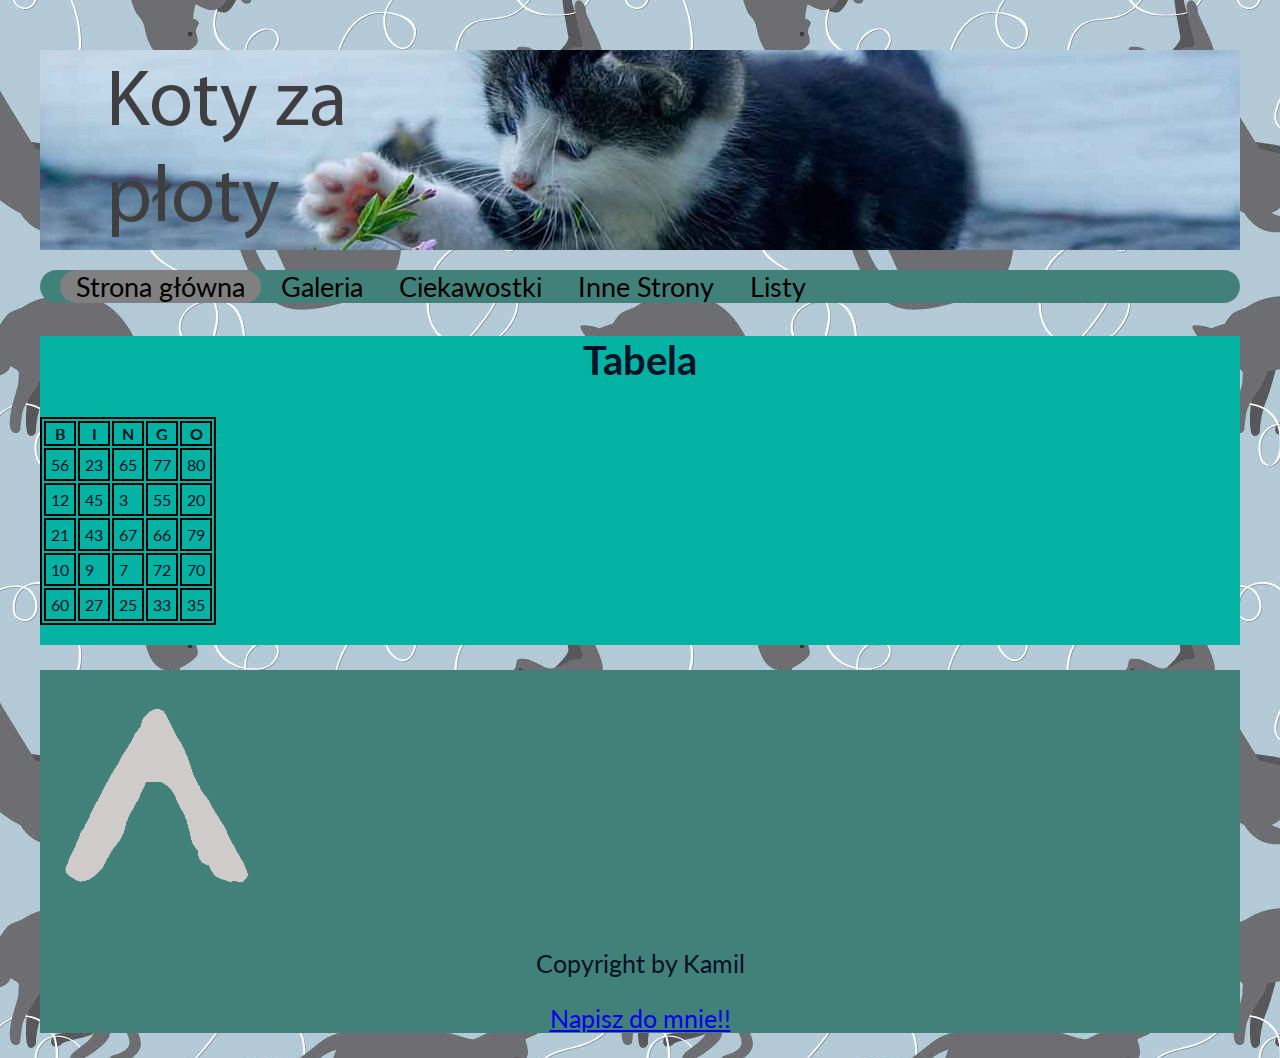
<file: table.html>
<!DOCTYPE html>
<html lang="pl">
<head>
    <meta charset="UTF-8">
    <meta http-equiv="X-UA-Compatible" content="IE=edge">
    <meta name="viewport" content="width=device-width, initial-scale=1.0">
    <title>Tabele</title>

    <link rel="stylesheet" href="style.css">
</head>
<body>
    <header id="top">
        <img src="img/banner.jpg" alt="Koty" id="baner" class="kotImg"/>
        <!-- Zdjęcie : <img src ="ścieżka/do/zdjęcia.jpg" alt="Opis alternatywny"> -->
        <nav>
          <ul id="menu">
            <li class="menuItem"><a href="index.html" class="active">Strona główna</a></li>
            <li class="menuItem"><a href="galeria.html">Galeria</a></li>
            <li class="menuItem"><a href="ciekawostki.html">Ciekawostki</a></li>
            <li class="menuItem"><a href="inne.html">Inne Strony</a></li>
            <li class="menuItem"><a href="lists.html">Listy</a></li>
          </ul>
        </nav>
    </header>

    <main>
        <h2>Tabela</h2>

        <table>
            <tr>
                <th>B</th>
                <th>I</th>
                <th>N</th>
                <th>G</th>
                <th>O</th>
            </tr>
            <tr>
                <td>56</td>
                <td>23</td>
                <td>65</td>
                <td>77</td>
                <td>80</td>
            </tr>
            <tr>
                <td>12</td>
                <td>45</td>
                <td>3</td>
                <td>55</td>
                <td>20</td>
            </tr>
            <tr>
                <td>21</td>
                <td>43</td>
                <td>67</td>
                <td>66</td>
                <td>79</td>
            </tr>
            <tr>
                <td>10</td>
                <td>9</td>
                <td>7</td>
                <td>72</td>
                <td>70</td>
            </tr>
            <tr>
                <td>60</td>
                <td>27</td>
                <td>25</td>
                <td>33</td>
                <td>35</td>
            </tr>
        </table>
    </main>

    <footer>
        <p class="return"><a href="#top"><img src="img/arrow-up.png" alt="Powrót" size="64px"></a></p>
        <p>Copyright by Kamil</p>
        <p><a href="mailto:kmail2006wojtek@gmail.com">Napisz do mnie!!</a></p>
    </footer>
</body>
</html>
</file>
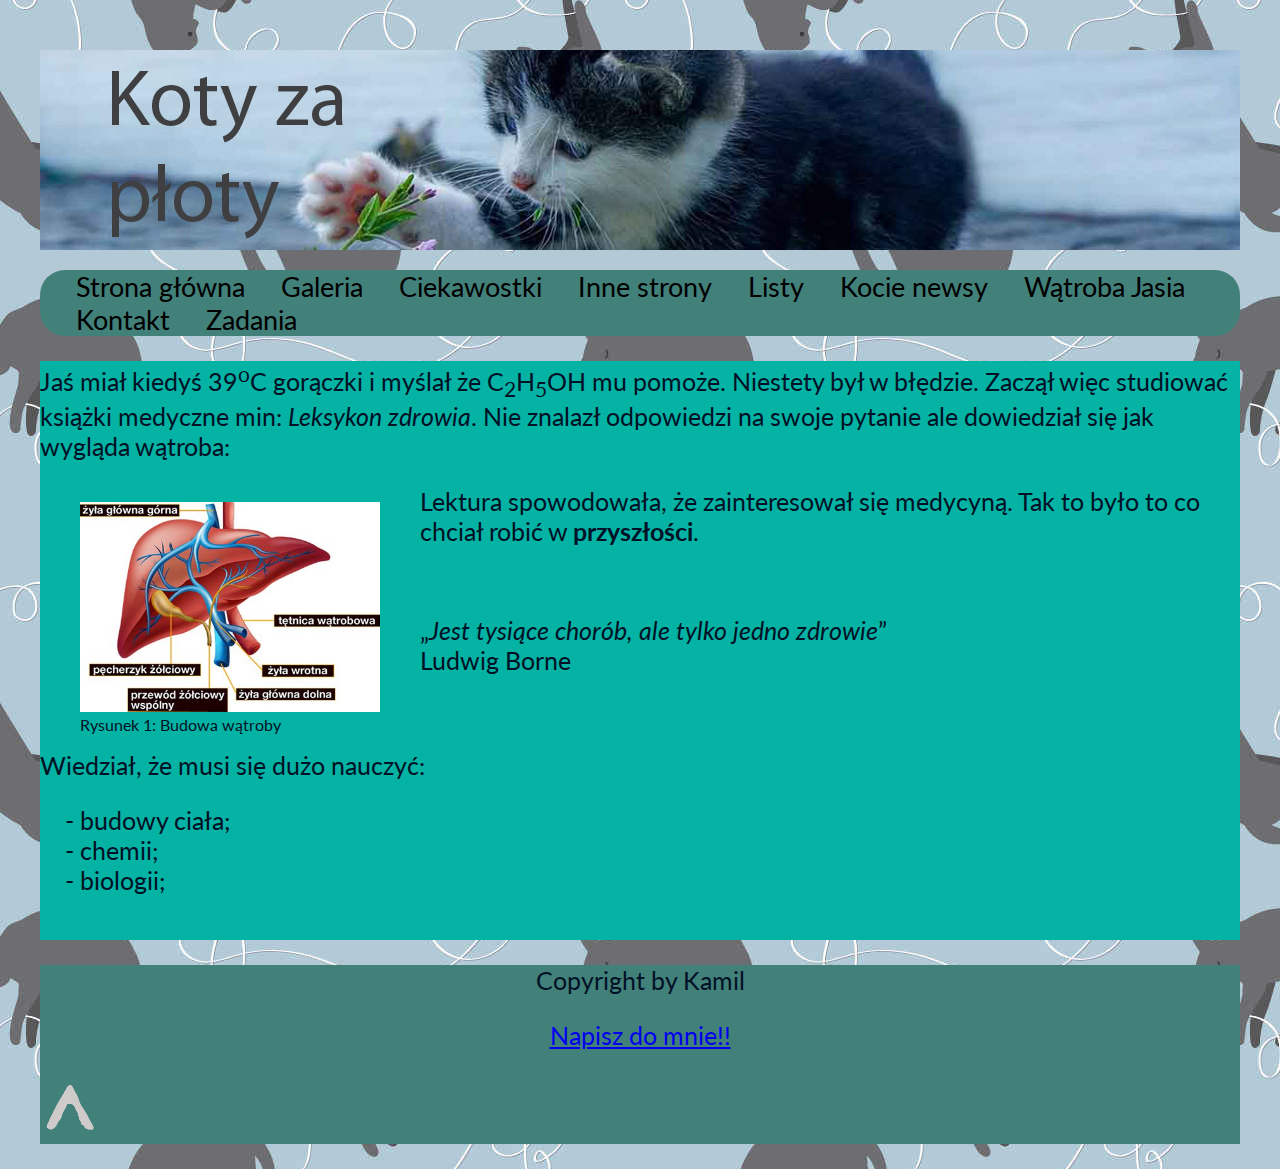
<file: watroba.html>
<!DOCTYPE html>
<html lang="pl">
  <head>
    <title>Wątroba Jasia</title>

    <meta charset="UTF-8" />
    <meta name="keywords" content="kot, rasy, kotów" />
    <meta
      name="description"
      content="Jaś jest zwykłym chłopcem, który ma mażenie - chce zostać lekarzem. Poznaj jego niezwykłą, inspirującą historię"
    />
    <meta name="author" content="Kamil Wojtek" />
    <meta name="robots" content="noindex" />

    <link rel="stylesheet" href="style.css" />
  </head>
  <body>
    <header id="top">
      <!-- Kod wstawiany przez JS (inject,js) -->
    </header>
    <!-- Nagłówek strony - <header><header/> -->
    <main>
      <p>
        Jaś miał kiedyś 39<sup>o</sup>C gorączki i myślał że
        C<sub>2</sub>H<sub>5</sub>OH mu pomoże. Niestety był w błędzie. Zaczął
        więc studiować książki medyczne min: <cite>Leksykon zdrowia</cite>. Nie
        znalazł odpowiedzi na swoje pytanie ale dowiedział się jak wygląda
        wątroba:
      </p>
      <figure class="liver-figure">
        <img src="img/watroba.jpg" alt="wątroba" />
        <figcaption>Rysunek 1: Budowa wątroby</figcaption>
      </figure>
      <p>
        Lektura spowodowała, że zainteresował się medycyną. Tak to było to co
        chciał robić w <b>przyszłości</b>.
      </p>
      <br />
      <blockquote class="liver-quote">
        <q><i>Jest tysiące chorób, ale tylko jedno zdrowie</i></q> <br />
        Ludwig Borne
      </blockquote>

      <p style="clear: both">Wiedział, że musi się dużo nauczyć:</p>
      <ul class="liver-list">
        <li>budowy ciała;</li>
        <li>chemii;</li>
        <li>biologii;</li>
      </ul>
    </main>

    <footer></footer>

    <script src="inject.js"></script>
  </body>
</html>
</file>
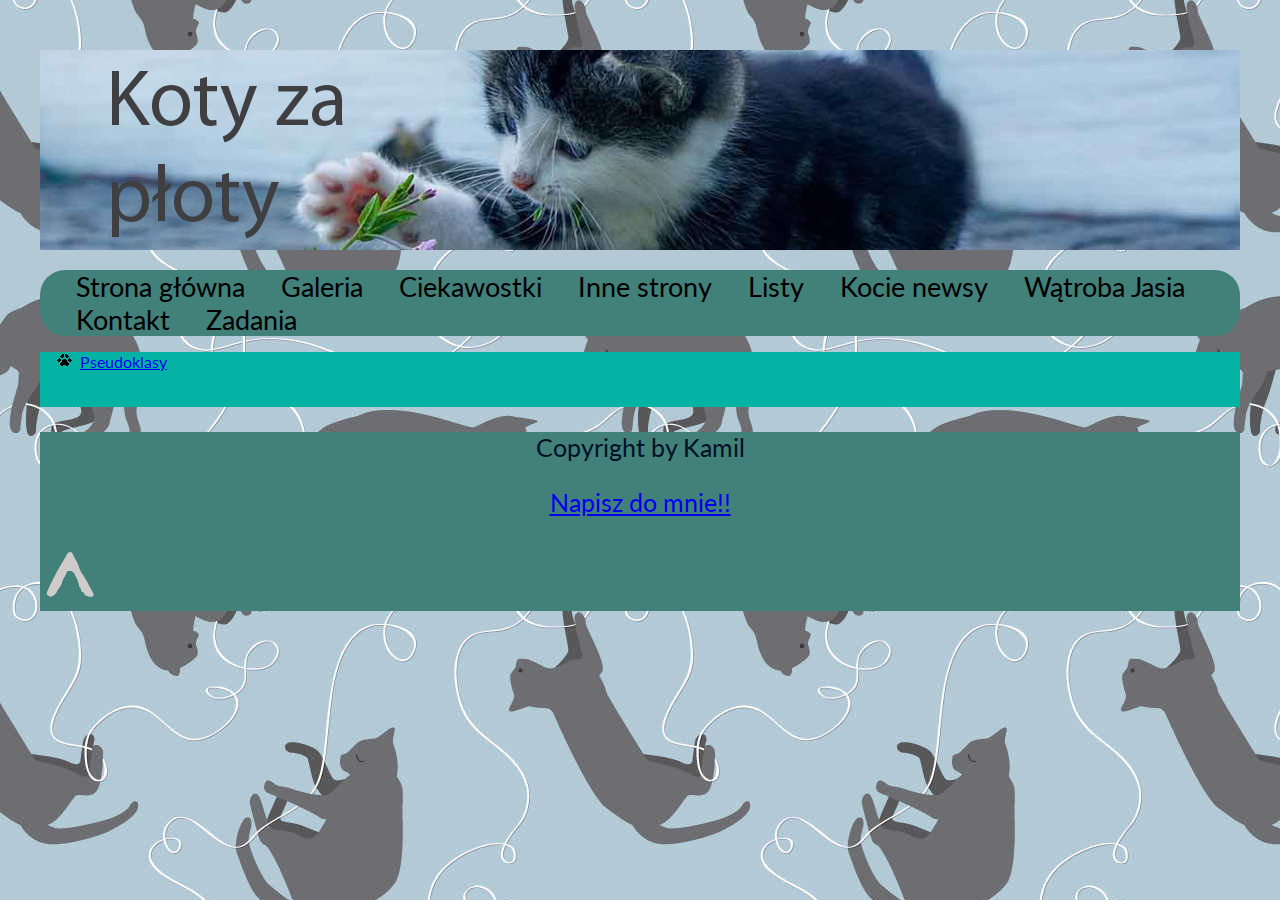
<file: zadania.html>
<!-- HTML - Język znaczników -->
<!-- CSS - Stylowani strony -->
<!-- JS - Język programowania (interaktwność) -->

<!--ZNACZNIKI SEMANTYCZNE-->
<!-- Znaczniki semantyczne to opisane divy, które ułatwiają nawigacje na stronie -->
<!-- <article> - artykół -->
<!-- <section> - sekcja, morze zawierac kilka artykułów -->
<!-- <nav> - nawigacja na stronie -->
<!-- <aside> - nie związane z treścią strony -->
<!-- <footer> - stopka -->

<!DOCTYPE html>
<html lang="pl">
  <head>
    <title>Koty - rasy nie z minesoty</title>

    <meta charset="UTF-8" />
    <meta name="keywords" content="kot, rasy, kotów" />
    <meta
      name="description"
      content="Poznaj rasy kotów oraz ich tajemnice. Koty nie są takie same. każdy z nich ma swoje tajemnice.  Dlatego musisz
        dowiedzieć się która kulka puchu jest twoją ulubioną."
    />
    <meta name="author" content="Kamil Wojtek" />
    <meta name="robots" content="noindex" />

    <link rel="stylesheet" href="style.css" />
  </head>
  <body>
    <header id="top">
      <!-- Kod wstawiany przez JS (inject,js) -->
    </header>
    <!-- Nagłówek strony - <header><header/> -->
    <main>
      <ul>
        <li><a href="zadania/childs/index.html">Pseudoklasy</a></li>
      </ul>
    </main>

    <footer></footer>

    <script src="inject.js"></script>
  </body>
</html>
</file>
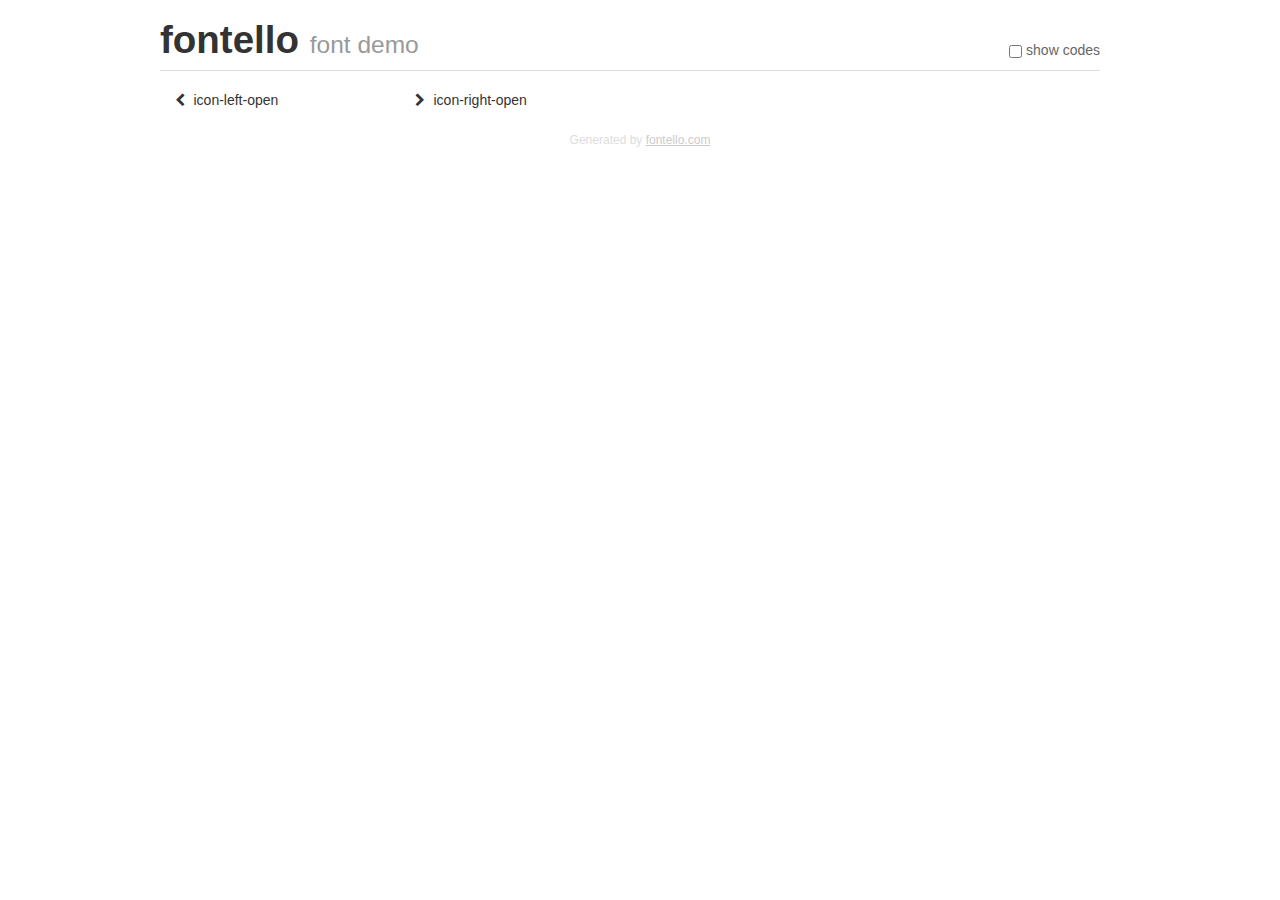
<file: fontello/demo.html>
<!DOCTYPE html>
<html>
  <head>
  <!--[if lt IE 9]><script language="javascript" type="text/javascript" src="//html5shim.googlecode.com/svn/trunk/html5.js"></script><![endif]-->
  <meta charset="UTF-8">
  <style>
    html {
      font-size: 100%;
      -webkit-text-size-adjust: 100%;
      -ms-text-size-adjust: 100%;
    }
    a:focus {
      outline: thin dotted #333;
      outline: 5px auto -webkit-focus-ring-color;
      outline-offset: -2px;
    }
    a:hover,
    a:active {
      outline: 0;
    }
    input {
      margin: 0;
      font-size: 100%;
      vertical-align: middle;
      *overflow: visible;
      line-height: normal;
    }
    input::-moz-focus-inner {
      padding: 0;
      border: 0;
    }
    body {
      margin: 0;
      font-family: "Helvetica Neue", Helvetica, Arial, sans-serif;
      font-size: 14px;
      line-height: 20px;
      color: #333;
      background-color: #fff;
    }
    a {
      color: #08c;
      text-decoration: none;
    }
    a:hover {
      color: #005580;
      text-decoration: underline;
    }
    .row {
      margin-left: -20px;
      *zoom: 1;
    }
    .row:before,
    .row:after {
      display: table;
      content: "";
      line-height: 0;
    }
    .row:after {
      clear: both;
    }
    .span3 {
      float: left;
      min-height: 1px;
      margin-left: 20px;
      width: 220px;
    }
    .container {
      width: 940px;
      margin-right: auto;
      margin-left: auto;
      *zoom: 1;
    }
    .container:before,
    .container:after {
      display: table;
      content: "";
      line-height: 0;
    }
    .container:after {
      clear: both;
    }
    small {
      font-size: 85%;
    }
    h1 {
      margin: 10px 0;
      font-family: inherit;
      font-weight: bold;
      line-height: 20px;
      color: inherit;
      text-rendering: optimizelegibility;
      line-height: 40px;
      font-size: 38.5px;
    }
    h1 small {
      font-weight: normal;
      line-height: 1;
      color: #999;
      font-size: 24.5px;
    }

    body {
      margin-top: 90px;
    }
    .header {
      position: fixed;
      top: 0;
      left: 50%;
      margin-left: -480px;
      background-color: #fff;
      border-bottom: 1px solid #ddd;
      padding-top: 10px;
      z-index: 10;
    }
    .footer {
      color: #ddd;
      font-size: 12px;
      text-align: center;
      margin-top: 20px;
    }
    .footer a {
      color: #ccc;
      text-decoration: underline;
    }
    .the-icons {
      font-size: 14px;
      line-height: 24px;
    }
    .switch {
      position: absolute;
      right: 0;
      bottom: 10px;
      color: #666;
    }
    .switch input {
      margin-right: 0.3em;
    }
    .codesOn .i-name {
      display: none;
    }
    .codesOn .i-code {
      display: inline;
    }
    .i-code {
      display: none;
    }
    @font-face {
      font-family: 'fontello';
      src: url('./font/fontello.eot?10969675');
      src: url('./font/fontello.eot?10969675#iefix') format('embedded-opentype'),
           url('./font/fontello.woff?10969675') format('woff'),
           url('./font/fontello.ttf?10969675') format('truetype'),
           url('./font/fontello.svg?10969675#fontello') format('svg');
      font-weight: normal;
      font-style: normal;
    }
    .demo-icon {
      font-family: "fontello";
      font-style: normal;
      font-weight: normal;
      speak: never;
     
      display: inline-block;
      text-decoration: inherit;
      width: 1em;
      margin-right: .2em;
      text-align: center;
      /* opacity: .8; */
     
      /* For safety - reset parent styles, that can break glyph codes*/
      font-variant: normal;
      text-transform: none;
     
      /* fix buttons height, for twitter bootstrap */
      line-height: 1em;
     
      /* Animation center compensation - margins should be symmetric */
      /* remove if not needed */
      margin-left: .2em;
     
      /* You can be more comfortable with increased icons size */
      /* font-size: 120%; */
     
      /* Font smoothing. That was taken from TWBS */
      -webkit-font-smoothing: antialiased;
      -moz-osx-font-smoothing: grayscale;
     
      /* Uncomment for 3D effect */
      /* text-shadow: 1px 1px 1px rgba(127, 127, 127, 0.3); */
    }
    </style>
    <link rel="stylesheet" href="css/animation.css"><!--[if IE 7]><link rel="stylesheet" href="css/" + font.fontname + "-ie7.css"><![endif]-->
    <script>
      function toggleCodes(on) {
        var obj = document.getElementById('icons');
      
        if (on) {
          obj.className += ' codesOn';
        } else {
          obj.className = obj.className.replace(' codesOn', '');
        }
      }
    </script>
  </head>
  <body>
    <div class="container header">
      <h1>fontello <small>font demo</small></h1>
      <label class="switch">
        <input type="checkbox" onclick="toggleCodes(this.checked)">show codes
      </label>
    </div>
    <div class="container" id="icons">
      <div class="row">
        <div class="span3" title="Code: 0xe800">
          <i class="demo-icon icon-left-open">&#xe800;</i> <span class="i-name">icon-left-open</span><span class="i-code">0xe800</span>
        </div>
        <div class="span3" title="Code: 0xe801">
          <i class="demo-icon icon-right-open">&#xe801;</i> <span class="i-name">icon-right-open</span><span class="i-code">0xe801</span>
        </div>
      </div>
    <div class="container footer">Generated by <a href="https://fontello.com">fontello.com</a></div>
  </body>
</html>
</file>
<file: style.css>
@import url("https://fonts.googleapis.com/css2?family=Lato&display=swap");

:root {
  --font-color: #011126;
  --menu-color: #42807a;
  --article-color: #51718c;
  --main-color: #04b3a4;
}

body {
  background-image: url("img/background.jpg"); /* Zdjęcie kotka */
  font-family: "Lato", sans-serif;
  color: var(--font-color);
}

h1 {
  text-align: center; /* Centrowanie nagÅ‚Ã³wka */
  font-size: 60px;
}
h2 {
  text-align: center; /* Centrowanie nagÅ‚Ã³wka */
  font-size: 40px;
}
h3 {
  font-size: 30px;
}

main {
  max-width: 1200px;
  margin-left: auto;
  margin-right: auto;
  padding-bottom: 20px;
  background-color: var(--main-color);
}
p {
  font-size: 25px;
}
.kotImg {
  max-width: 900px;
  width: 100%;

  display: block;
  margin-left: auto;
  margin-right: auto;
  margin-top: 50px;
}
article {
  padding: 1rem;
  max-width: 900px;
  margin-right: auto;
  margin-left: auto;
  margin-bottom: 10px;

  background-color: var(--article-color);
  border: 5px solid #000000;
  border-radius: 10px;
}
footer {
  background-color: var(--menu-color);
  max-width: 1200px;
  margin: auto;
  font-size: 15px;
  text-align: center;
}
.return {
  text-align: left;
}

#baner {
  max-width: 1200px;
  margin-bottom: 20px;
}

/* TABELE */
table,
tr,
td,
th {
  border: 2px solid black;
}
td {
  padding: 5px;
}

/* LISTY */
ul {
  list-style-image: url("img/list2.png");
}

/* MENU */
nav {
  background-color: var(--menu-color);
  max-width: 1200px;
  margin: auto;
  border-radius: 25px;
}
#menu {
  list-style-type: none;
  margin: auto 20px;
  padding: 0;
}
.menuItem {
  display: inline;
}

.menuItem a {
  font-size: 1.7rem;
  color: black;
  text-align: center;
  padding: 0 16px;
  text-decoration: none;
  border-radius: 25px;
}

.menuItem a:hover {
  background-color: antiquewhite;
}

.active {
  background-color: gray;
}

.siteImg {
  width: 256px;
}

.articleHeader {
  text-align: center;
}

.next {
  height: 1rem;
  padding: 10px;
}

.numbers {
  margin-left: 44%;
}

#article0 {
  display: block;
}

#article1,
#article2,
#article3 {
  display: none;
}

.icon-right-open {
  float: right;
}

/* lIVER SITE STYLE */
.liver-figure {
  float: left;
}

.liver-figure img {
  width: 300px;
}

.liver-quote {
  font-size: 25px;
}

.liver-list {
  font-size: 25px;
  list-style: "- ";
}
</file>
<file: zadania/childs/style.css>
ul {
  list-style-type: none;
}

li {
  padding: 10px;
}

li:nth-child(5n + 1) {
  background-color: #043f04;
}
li:nth-child(5n + 2) {
  background-color: #065f06;
}
li:nth-child(5n + 3) {
  background-color: #0a7e0a;
}
li:nth-child(5n + 4) {
  background-color: #09ad09;
}
li:nth-child(5n + 5) {
  background-color: #0cd40c;
}

li:hover {
  background-color: #87f587;
}
</file>
<file: style-news.css>
@import url("https://fonts.googleapis.com/css2?family=Lato&display=swap");

:root {
  --font-color: #011126;
  --menu-color: #e08341;
  --article-color: #1c8894;
  --container-color: #94450d;
}

body {
  background-image: url("img/background.jpg"); /* ZdjÄ™cie kotka */
  font-family: "Lato", sans-serif;
  color: var(--font-color);
}

h1 {
  text-align: center; /* Centrowanie nagÅ‚Ã³wka */
  font-size: 60px;
}
h2 {
  text-align: center; /* Centrowanie nagÅ‚Ã³wka */
  font-size: 40px;
}
h3 {
  font-size: 30px;
}

main {
  max-width: 1200px;
  margin-left: auto;
  margin-right: auto;
  padding-bottom: 20px;
  background-color: var(--container-color);
}
p {
  font-size: 25px;
}
.kotImg {
  max-width: 900px;
  width: 100%;

  display: block;
  margin-left: auto;
  margin-right: auto;
  margin-top: 50px;
}
article {
  padding: 1rem;
  max-width: 900px;
  margin-right: auto;
  margin-left: auto;
  margin-bottom: 10px;

  background-color: var(--article-color);
  border: 5px solid #000000;
  border-radius: 10px;
}
footer {
  background-color: var(--menu-color);
  max-width: 1200px;
  margin: auto;
  font-size: 15px;
  text-align: center;
}
.return {
  text-align: left;
}

#baner {
  max-width: 1200px;
  margin-bottom: 20px;
}

/* TABELE */
table,
tr,
td,
th {
  border: 2px solid black;
}
td {
  padding: 5px;
}

/* LISTY */
ul {
  list-style-image: url("img/list2.png");
}

/* MENU */
nav {
  background-color: var(--menu-color);
  max-width: 1200px;
  margin: auto;
  border-radius: 25px;
}
#menu {
  list-style-type: none;
  margin: auto 20px;
  padding: 0;
}
.menuItem {
  display: inline;
}

.menuItem a {
  font-size: 2rem;
  color: black;
  text-align: center;
  padding: 0 16px;
  text-decoration: none;
  border-radius: 25px;
}

.menuItem a:hover {
  background-color: antiquewhite;
}

.active {
  background-color: gray;
}

.siteImg {
  width: 256px;
}

.articleHeader {
  text-align: center;
}

.next {
  height: 1rem;
  padding: 10px;

  clear: both;
}

.numbers {
  margin-left: 44%;
}

#article0 {
  display: block;
}

#article1,
#article2,
#article3 {
  display: none;
}

.icon-right-open {
  float: right;
}

.articleImg {
  max-width: 900px;
  width: 60%;
  float: left;
  margin: 10px;
}
</file>
<file: fontello/css/fontello.css>
@font-face {
  font-family: 'fontello';
  src: url('../font/fontello.eot?24058079');
  src: url('../font/fontello.eot?24058079#iefix') format('embedded-opentype'),
       url('../font/fontello.woff2?24058079') format('woff2'),
       url('../font/fontello.woff?24058079') format('woff'),
       url('../font/fontello.ttf?24058079') format('truetype'),
       url('../font/fontello.svg?24058079#fontello') format('svg');
  font-weight: normal;
  font-style: normal;
}
/* Chrome hack: SVG is rendered more smooth in Windozze. 100% magic, uncomment if you need it. */
/* Note, that will break hinting! In other OS-es font will be not as sharp as it could be */
/*
@media screen and (-webkit-min-device-pixel-ratio:0) {
  @font-face {
    font-family: 'fontello';
    src: url('../font/fontello.svg?24058079#fontello') format('svg');
  }
}
*/
[class^="icon-"]:before, [class*=" icon-"]:before {
  font-family: "fontello";
  font-style: normal;
  font-weight: normal;
  speak: never;

  display: inline-block;
  text-decoration: inherit;
  width: 1em;
  margin-right: .2em;
  text-align: center;
  /* opacity: .8; */

  /* For safety - reset parent styles, that can break glyph codes*/
  font-variant: normal;
  text-transform: none;

  /* fix buttons height, for twitter bootstrap */
  line-height: 1em;

  /* Animation center compensation - margins should be symmetric */
  /* remove if not needed */
  margin-left: .2em;

  /* you can be more comfortable with increased icons size */
  /* font-size: 120%; */

  /* Font smoothing. That was taken from TWBS */
  -webkit-font-smoothing: antialiased;
  -moz-osx-font-smoothing: grayscale;

  /* Uncomment for 3D effect */
  /* text-shadow: 1px 1px 1px rgba(127, 127, 127, 0.3); */
}

.icon-left-open:before { content: '\e800'; } /* '' */
.icon-right-open:before { content: '\e801'; } /* '' */
</file>
<file: fontello/css/animation.css>
/*
   Animation example, for spinners
*/
.animate-spin {
  -moz-animation: spin 2s infinite linear;
  -o-animation: spin 2s infinite linear;
  -webkit-animation: spin 2s infinite linear;
  animation: spin 2s infinite linear;
  display: inline-block;
}
@-moz-keyframes spin {
  0% {
    -moz-transform: rotate(0deg);
    -o-transform: rotate(0deg);
    -webkit-transform: rotate(0deg);
    transform: rotate(0deg);
  }

  100% {
    -moz-transform: rotate(359deg);
    -o-transform: rotate(359deg);
    -webkit-transform: rotate(359deg);
    transform: rotate(359deg);
  }
}
@-webkit-keyframes spin {
  0% {
    -moz-transform: rotate(0deg);
    -o-transform: rotate(0deg);
    -webkit-transform: rotate(0deg);
    transform: rotate(0deg);
  }

  100% {
    -moz-transform: rotate(359deg);
    -o-transform: rotate(359deg);
    -webkit-transform: rotate(359deg);
    transform: rotate(359deg);
  }
}
@-o-keyframes spin {
  0% {
    -moz-transform: rotate(0deg);
    -o-transform: rotate(0deg);
    -webkit-transform: rotate(0deg);
    transform: rotate(0deg);
  }

  100% {
    -moz-transform: rotate(359deg);
    -o-transform: rotate(359deg);
    -webkit-transform: rotate(359deg);
    transform: rotate(359deg);
  }
}
@-ms-keyframes spin {
  0% {
    -moz-transform: rotate(0deg);
    -o-transform: rotate(0deg);
    -webkit-transform: rotate(0deg);
    transform: rotate(0deg);
  }

  100% {
    -moz-transform: rotate(359deg);
    -o-transform: rotate(359deg);
    -webkit-transform: rotate(359deg);
    transform: rotate(359deg);
  }
}
@keyframes spin {
  0% {
    -moz-transform: rotate(0deg);
    -o-transform: rotate(0deg);
    -webkit-transform: rotate(0deg);
    transform: rotate(0deg);
  }

  100% {
    -moz-transform: rotate(359deg);
    -o-transform: rotate(359deg);
    -webkit-transform: rotate(359deg);
    transform: rotate(359deg);
  }
}
</file>
